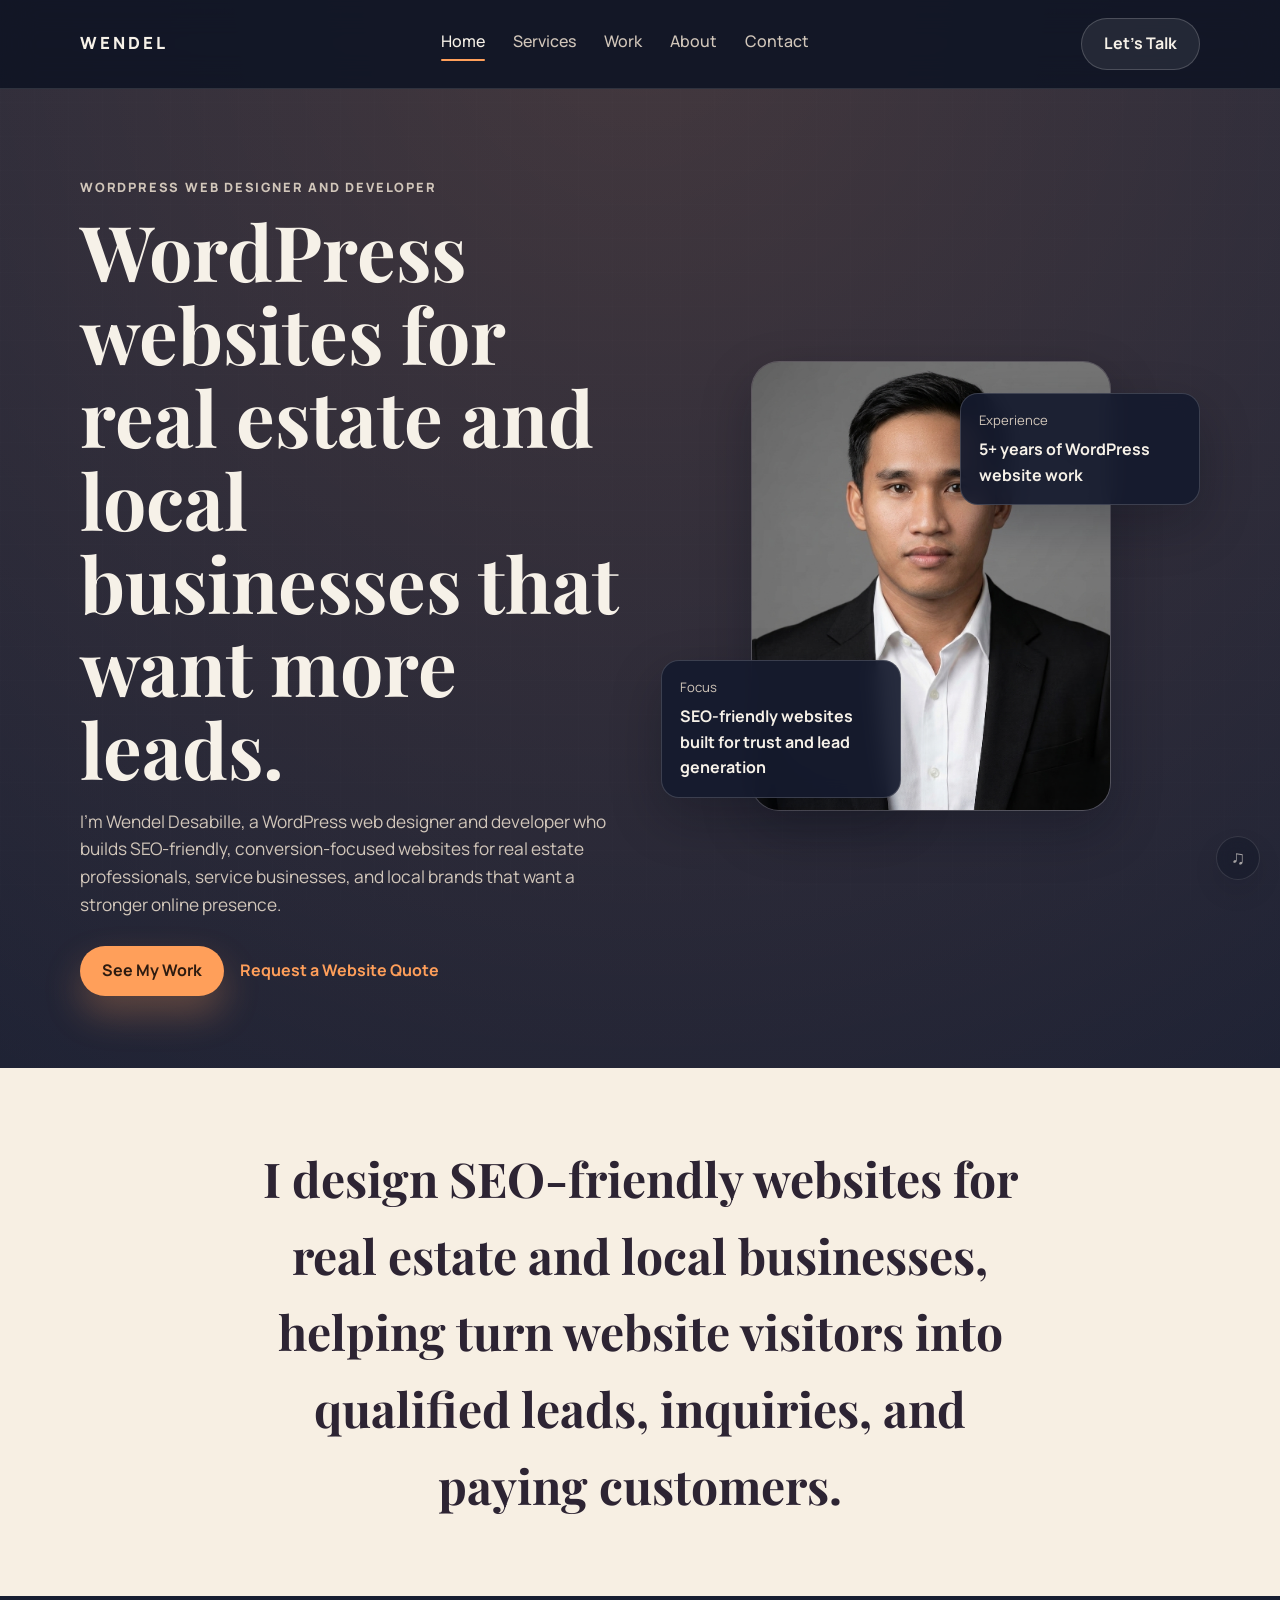
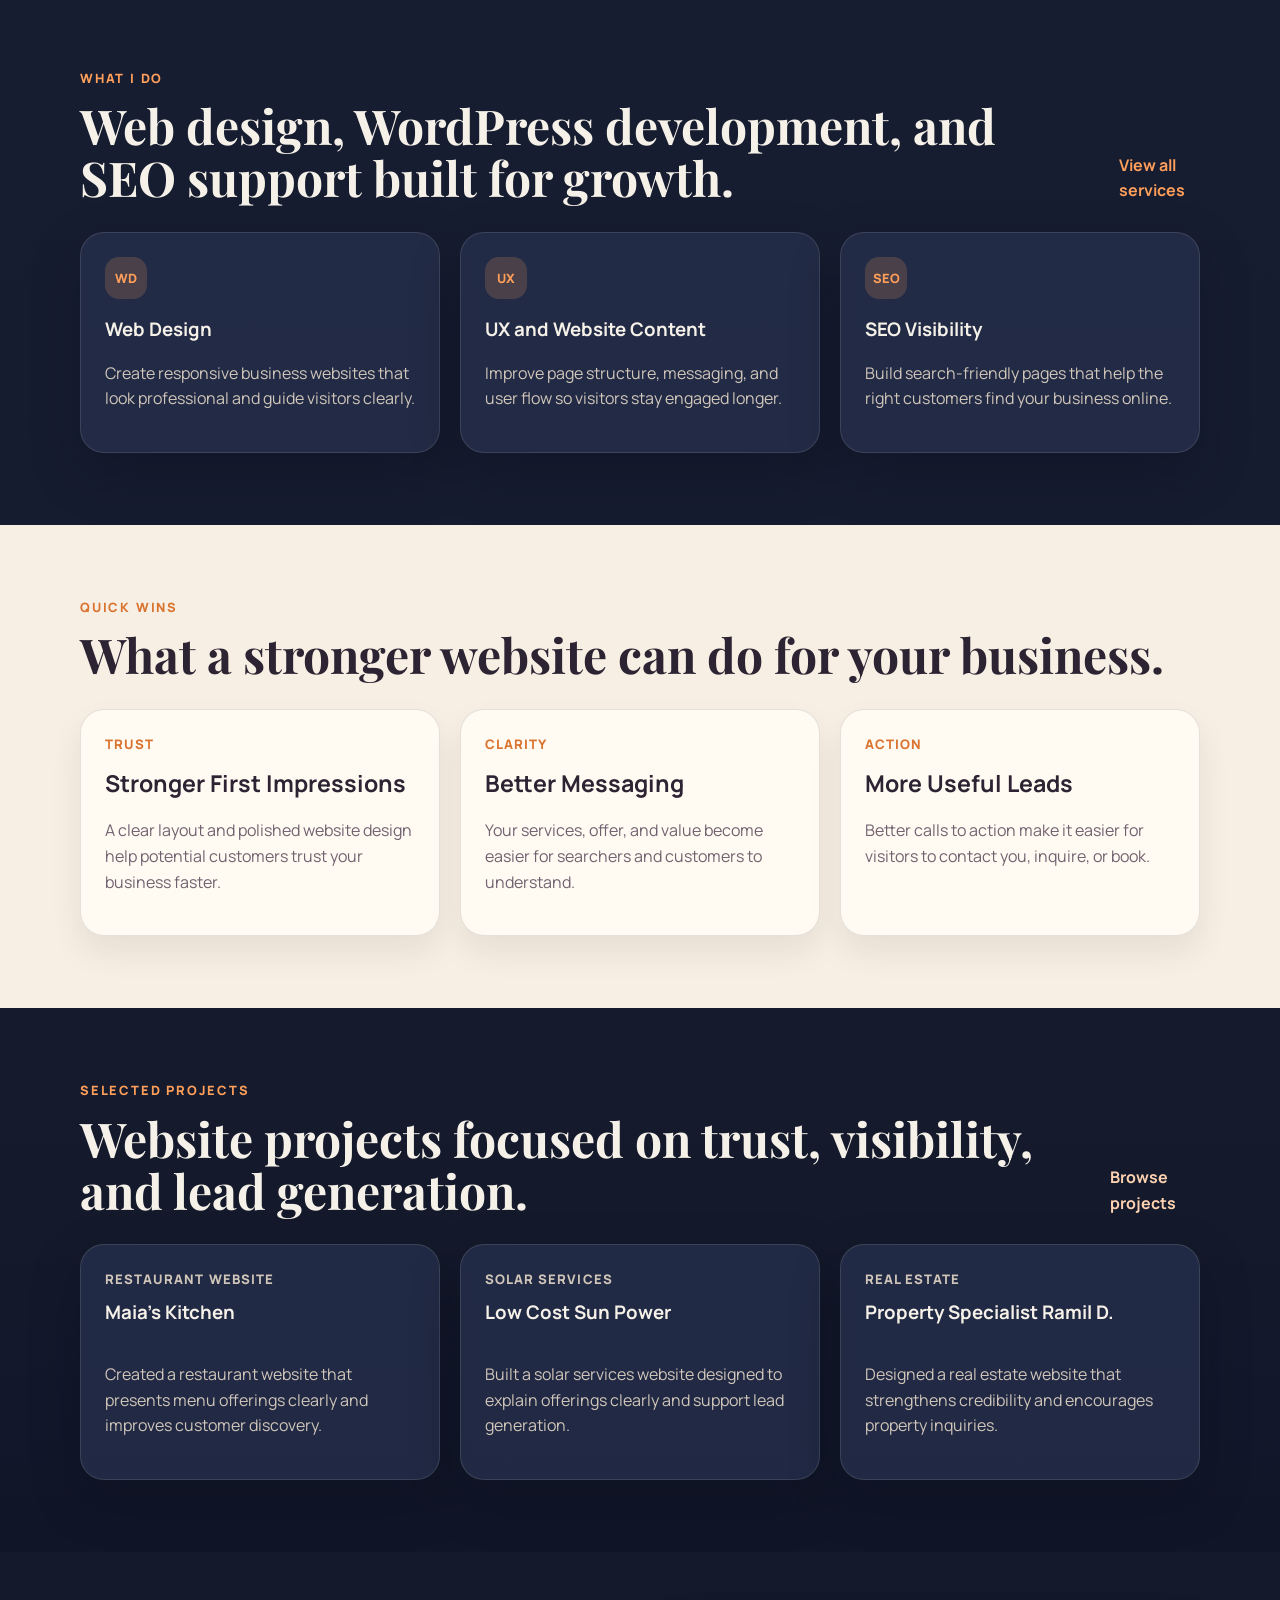
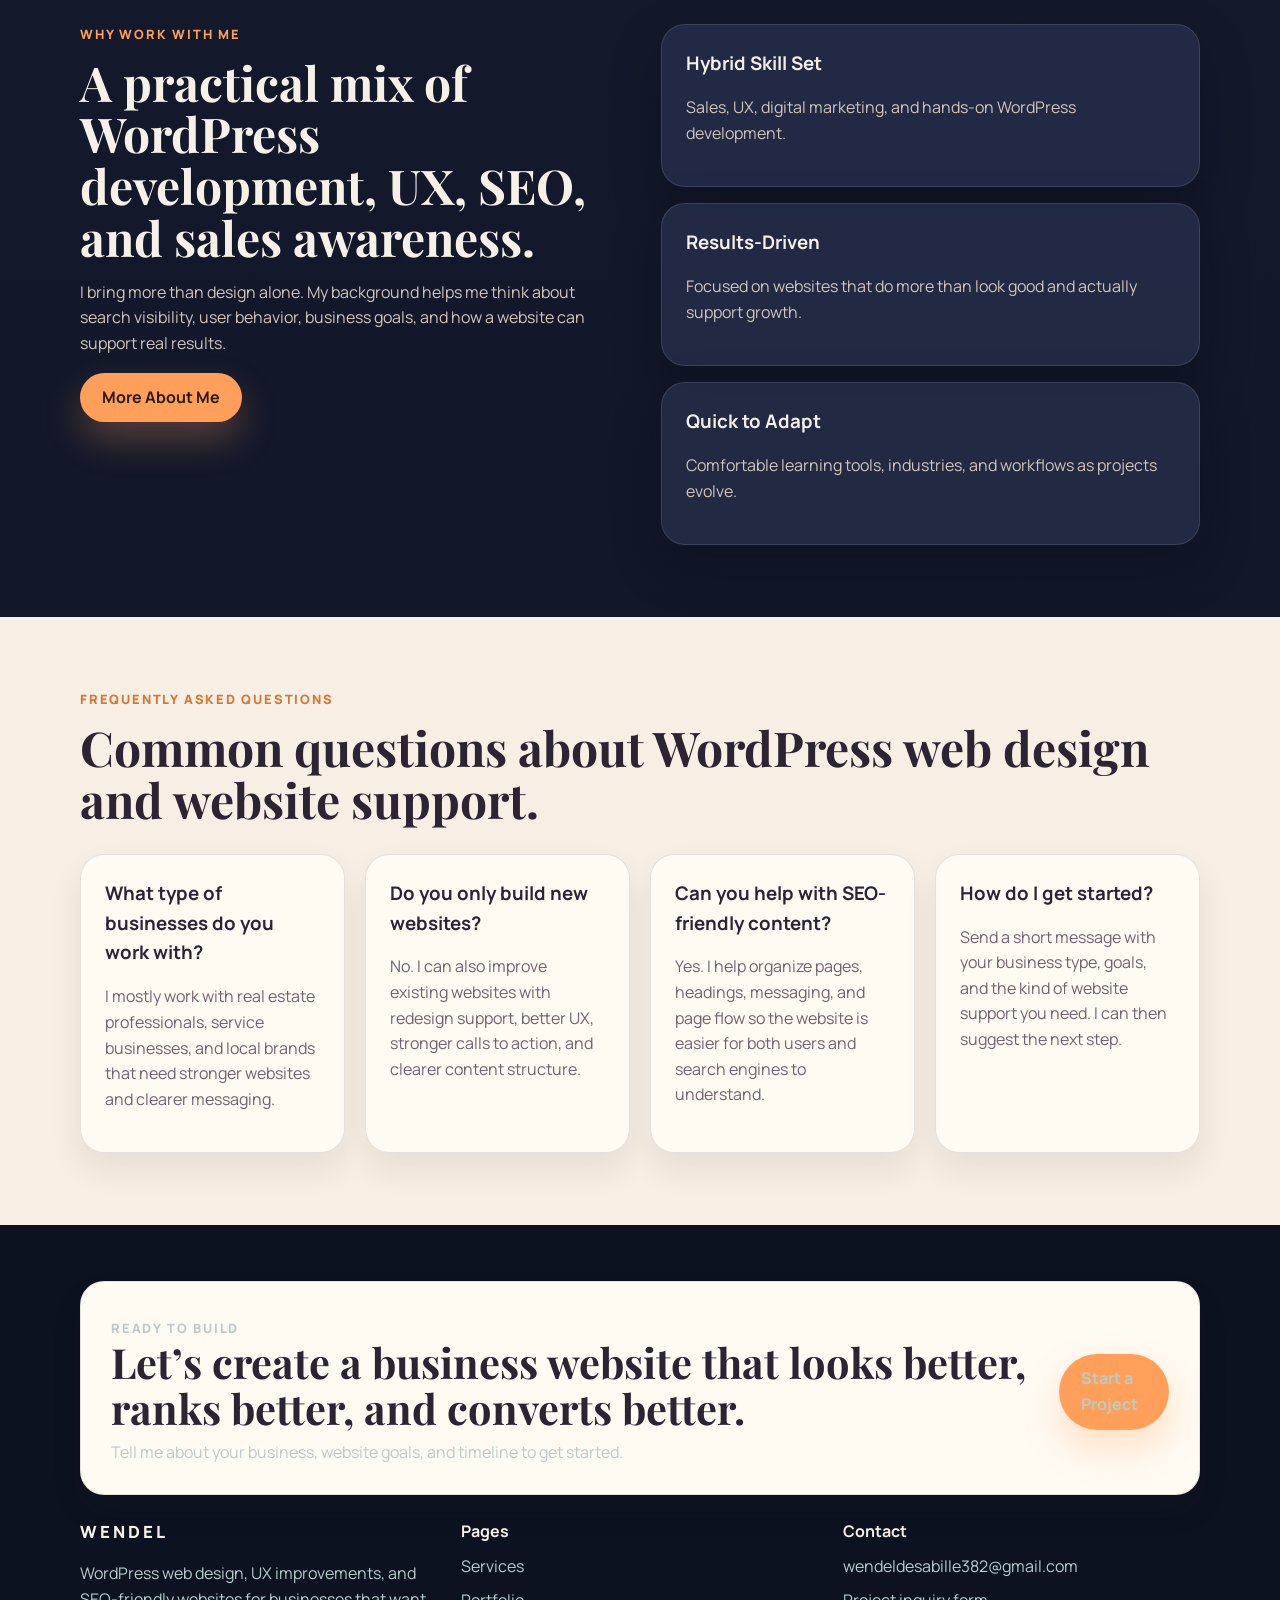
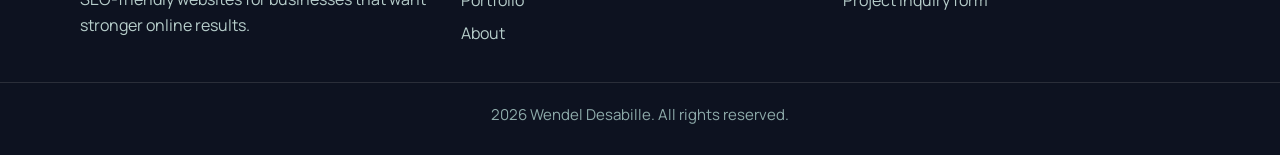
<file: index.html>
<!doctype html>
<html lang="en">
  <head>
    <meta charset="UTF-8" />
    <meta name="viewport" content="width=device-width, initial-scale=1.0" />
    <title>Wendel Desabille | WordPress Web Designer and Developer Portfolio</title>
    <meta
      name="description"
      content="Wendel Desabille is a WordPress web designer and developer creating SEO-friendly, conversion-focused websites for real estate professionals and local businesses."
    />
    <meta name="robots" content="index, follow" />
    <meta name="google-site-verification" content="-QStWFon53-ARe8WFGy8BpffU9f-LAZ27k5c2JDCUsM" />
    <meta name="theme-color" content="#1b2238" />
    <link rel="canonical" href="https://portfolio-kierwa.vercel.app/" />
    <meta property="og:type" content="website" />
    <meta property="og:title" content="Wendel Desabille | WordPress Web Designer and Developer Portfolio" />
    <meta
      property="og:description"
      content="Conversion-focused WordPress websites for real estate professionals and local businesses."
    />
    <meta property="og:url" content="https://portfolio-kierwa.vercel.app/" />
    <meta property="og:image" content="https://portfolio-kierwa.vercel.app/assets/og-image.png" />
    <meta name="twitter:card" content="summary_large_image" />
    <meta name="twitter:title" content="Wendel Desabille | WordPress Web Designer and Developer Portfolio" />
    <meta
      name="twitter:description"
      content="SEO-friendly WordPress websites built to increase trust, visibility, and leads."
    />
    <meta name="twitter:image" content="https://portfolio-kierwa.vercel.app/assets/og-image.png" />
    <link rel="icon" type="image/png" sizes="32x32" href="assets/favicon-32.png" />
    <link rel="apple-touch-icon" href="assets/icon-192.png" />
    <link rel="manifest" href="site.webmanifest" />
    <link rel="preconnect" href="https://fonts.googleapis.com" />
    <link rel="preconnect" href="https://fonts.gstatic.com" crossorigin />
    <link
      href="https://fonts.googleapis.com/css2?family=Manrope:wght@300;400;500;600;700;800&family=Playfair+Display:wght@600;700&display=swap"
      rel="stylesheet"
    />
    <link rel="stylesheet" href="styles.css" />
    <script type="application/ld+json">
      {
        "@context": "https://schema.org",
        "@graph": [
          {
            "@type": "Person",
            "name": "Wendel Desabille",
            "jobTitle": "WordPress Web Designer and Developer",
            "url": "https://portfolio-kierwa.vercel.app/",
            "image": "https://portfolio-kierwa.vercel.app/assets/pic.png",
            "email": "mailto:wendeldesabille382@gmail.com",
            "knowsAbout": ["WordPress development", "Web design", "SEO", "UX design", "Lead generation"]
          },
          {
            "@type": "FAQPage",
            "mainEntity": [
              {
                "@type": "Question",
                "name": "What type of websites does Wendel Desabille build?",
                "acceptedAnswer": {
                  "@type": "Answer",
                  "text": "Wendel Desabille builds WordPress websites for real estate professionals, local businesses, service companies, and brands that need stronger design, clearer messaging, and better lead generation."
                }
              },
              {
                "@type": "Question",
                "name": "Does Wendel Desabille offer SEO-friendly website design?",
                "acceptedAnswer": {
                  "@type": "Answer",
                  "text": "Yes. His website process includes SEO-friendly content structure, user-focused page flow, and conversion-focused design to improve visibility and usability."
                }
              }
            ]
          }
        ]
      }
    </script>
  </head>
  <body data-page="home">
    <span class="disco-ball" aria-hidden="true"></span>
    <span class="music-gif-left" aria-hidden="true"></span>
    <span class="disco-ball-right" aria-hidden="true"></span>
    <header class="site-header">
      <div class="container nav">
        <a class="brand" href="index.html">Wendel</a>
        <nav class="nav-links" aria-label="Primary">
          <a href="index.html">Home</a>
          <a href="services.html">Services</a>
          <a href="work.html">Work</a>
          <a href="about.html">About</a>
          <a href="contact.html">Contact</a>
        </nav>
        <a class="button ghost nav-cta" href="contact.html">Let's Talk</a>
        <button class="nav-toggle" type="button" aria-expanded="false" aria-controls="mobileMenu">
          <span class="sr-only">Toggle navigation</span>
          <span></span>
          <span></span>
          <span></span>
        </button>
      </div>
      <div class="mobile-menu" id="mobileMenu">
        <nav class="mobile-nav" aria-label="Mobile">
          <a href="index.html">Home</a>
          <a href="services.html">Services</a>
          <a href="work.html">Work</a>
          <a href="about.html">About</a>
          <a href="contact.html">Contact</a>
        </nav>
      </div>
    </header>

    <main>
      <section class="hero">
        <div class="container hero-grid">
          <div class="hero-copy">
            <p class="eyebrow">WordPress Web Designer and Developer</p>
            <h1>WordPress websites for real estate and local businesses that want more leads.</h1>
            <p class="lead">
              I'm Wendel Desabille, a WordPress web designer and developer who builds SEO-friendly,
              conversion-focused websites for real estate professionals, service businesses, and
              local brands that want a stronger online presence.
            </p>
            <div class="hero-actions">
              <a class="button" href="work.html">See My Work</a>
              <a class="text-link" href="contact.html">Request a Website Quote</a>
            </div>
          </div>

          <div class="hero-visual">
            <div class="hero-photo">
              <img src="assets/pic.png" alt="Portrait of Wendel Desabille, WordPress web designer and developer" />
            </div>
            <div class="floating-card top">
              <span class="metric-label">Experience</span>
              <strong>5+ years of WordPress website work</strong>
            </div>
            <div class="floating-card bottom">
              <span class="metric-label">Focus</span>
              <strong>SEO-friendly websites built for trust and lead generation</strong>
            </div>
          </div>
        </div>
      </section>

      <section class="statement light-section" id="value">
        <div class="container narrow">
          <h2>
            I design SEO-friendly websites for real estate and local businesses, helping turn
            website visitors into qualified leads, inquiries, and paying customers.
          </h2>
        </div>
      </section>

      <section class="preview-section" id="services-overview">
        <div class="container">
          <div class="section-head">
            <div>
              <p class="eyebrow">What I Do</p>
              <h2>Web design, WordPress development, and SEO support built for growth.</h2>
            </div>
            <a class="text-link" href="services.html">View all services</a>
          </div>

          <div class="card-grid">
            <article class="service-card">
              <span class="icon">WD</span>
              <h3>Web Design</h3>
              <p>Create responsive business websites that look professional and guide visitors clearly.</p>
            </article>
            <article class="service-card">
              <span class="icon">UX</span>
              <h3>UX and Website Content</h3>
              <p>Improve page structure, messaging, and user flow so visitors stay engaged longer.</p>
            </article>
            <article class="service-card">
              <span class="icon">SEO</span>
              <h3>SEO Visibility</h3>
              <p>Build search-friendly pages that help the right customers find your business online.</p>
            </article>
          </div>
        </div>
      </section>

      <section class="preview-section light-section" id="results">
        <div class="container">
          <div class="section-head">
            <div>
              <p class="eyebrow">Quick Wins</p>
              <h2>What a stronger website can do for your business.</h2>
            </div>
          </div>

          <div class="stats-grid">
            <article class="stat-card light-card">
              <span>Trust</span>
              <strong>Stronger First Impressions</strong>
              <p>A clear layout and polished website design help potential customers trust your business faster.</p>
            </article>
            <article class="stat-card light-card">
              <span>Clarity</span>
              <strong>Better Messaging</strong>
              <p>Your services, offer, and value become easier for searchers and customers to understand.</p>
            </article>
            <article class="stat-card light-card">
              <span>Action</span>
              <strong>More Useful Leads</strong>
              <p>Better calls to action make it easier for visitors to contact you, inquire, or book.</p>
            </article>
          </div>
        </div>
      </section>

      <section class="preview-section dark-section" id="featured-work">
        <div class="container">
          <div class="section-head">
            <div>
              <p class="eyebrow">Selected Projects</p>
              <h2>Website projects focused on trust, visibility, and lead generation.</h2>
            </div>
            <a class="text-link light" href="work.html">Browse projects</a>
          </div>

          <div class="project-grid compact">
            <article class="project-card">
              <p class="project-type">Restaurant Website</p>
              <h3>Maia's Kitchen</h3>
              <p>Created a restaurant website that presents menu offerings clearly and improves customer discovery.</p>
            </article>
            <article class="project-card">
              <p class="project-type">Solar Services</p>
              <h3>Low Cost Sun Power</h3>
              <p>Built a solar services website designed to explain offerings clearly and support lead generation.</p>
            </article>
            <article class="project-card">
              <p class="project-type">Real Estate</p>
              <h3>Property Specialist Ramil D.</h3>
              <p>Designed a real estate website that strengthens credibility and encourages property inquiries.</p>
            </article>
          </div>
        </div>
      </section>

      <section class="preview-section" id="process">
        <div class="container feature-split">
          <div>
            <p class="eyebrow">Why Work With Me</p>
            <h2>A practical mix of WordPress development, UX, SEO, and sales awareness.</h2>
            <p class="section-copy">
              I bring more than design alone. My background helps me think about search visibility,
              user behavior, business goals, and how a website can support real results.
            </p>
            <a class="button" href="about.html">More About Me</a>
          </div>

          <div class="stacked-cards">
            <article class="info-card">
              <h3>Hybrid Skill Set</h3>
              <p>Sales, UX, digital marketing, and hands-on WordPress development.</p>
            </article>
            <article class="info-card">
              <h3>Results-Driven</h3>
              <p>Focused on websites that do more than look good and actually support growth.</p>
            </article>
            <article class="info-card">
              <h3>Quick to Adapt</h3>
              <p>Comfortable learning tools, industries, and workflows as projects evolve.</p>
            </article>
          </div>
        </div>
      </section>

      <section class="preview-section light-section" id="faq">
        <div class="container">
          <div class="section-head">
            <div>
              <p class="eyebrow">Frequently Asked Questions</p>
              <h2>Common questions about WordPress web design and website support.</h2>
            </div>
          </div>

          <div class="faq-grid">
            <article class="faq-item">
              <h3>What type of businesses do you work with?</h3>
              <p>I mostly work with real estate professionals, service businesses, and local brands that need stronger websites and clearer messaging.</p>
            </article>
            <article class="faq-item">
              <h3>Do you only build new websites?</h3>
              <p>No. I can also improve existing websites with redesign support, better UX, stronger calls to action, and clearer content structure.</p>
            </article>
            <article class="faq-item">
              <h3>Can you help with SEO-friendly content?</h3>
              <p>Yes. I help organize pages, headings, messaging, and page flow so the website is easier for both users and search engines to understand.</p>
            </article>
            <article class="faq-item">
              <h3>How do I get started?</h3>
              <p>Send a short message with your business type, goals, and the kind of website support you need. I can then suggest the next step.</p>
            </article>
          </div>
        </div>
      </section>
    </main>

    <footer class="footer">
      <div class="container footer-cta">
        <div>
          <p class="eyebrow">Ready to Build</p>
          <h2>Let’s create a business website that looks better, ranks better, and converts better.</h2>
          <p>Tell me about your business, website goals, and timeline to get started.</p>
        </div>
        <a class="button" href="contact.html">Start a Project</a>
      </div>

      <div class="container footer-grid">
        <div>
          <div class="brand">Wendel</div>
          <p>WordPress web design, UX improvements, and SEO-friendly websites for businesses that want stronger online results.</p>
        </div>
        <div>
          <h3>Pages</h3>
          <a href="services.html">Services</a>
          <a href="work.html">Portfolio</a>
          <a href="about.html">About</a>
        </div>
        <div>
          <h3>Contact</h3>
          <a href="mailto:wendeldesabille382@gmail.com">wendeldesabille382@gmail.com</a>
          <a href="contact.html">Project inquiry form</a>
        </div>
      </div>
      <div class="footer-bottom">
        <span id="year"></span> Wendel Desabille. All rights reserved.
      </div>
    </footer>

    <script src="script.js"></script>
  </body>
</html>
</file>
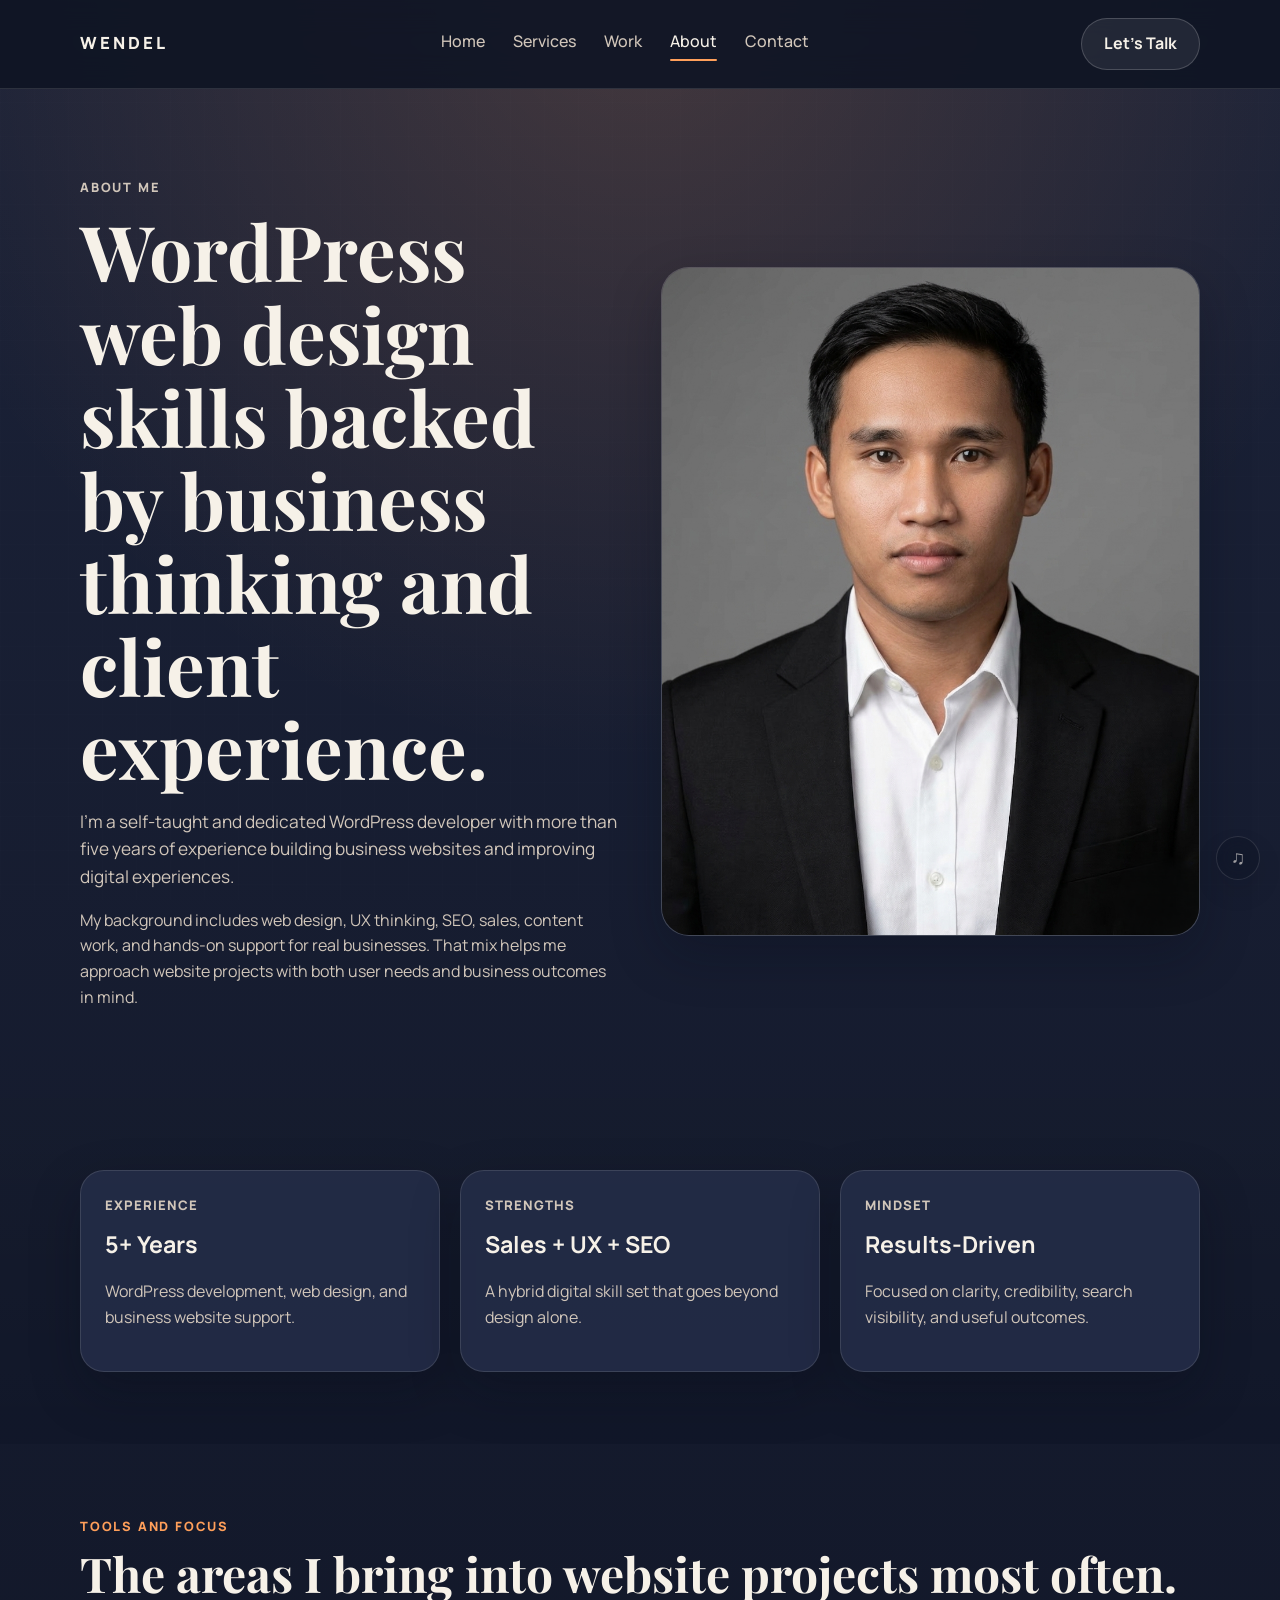
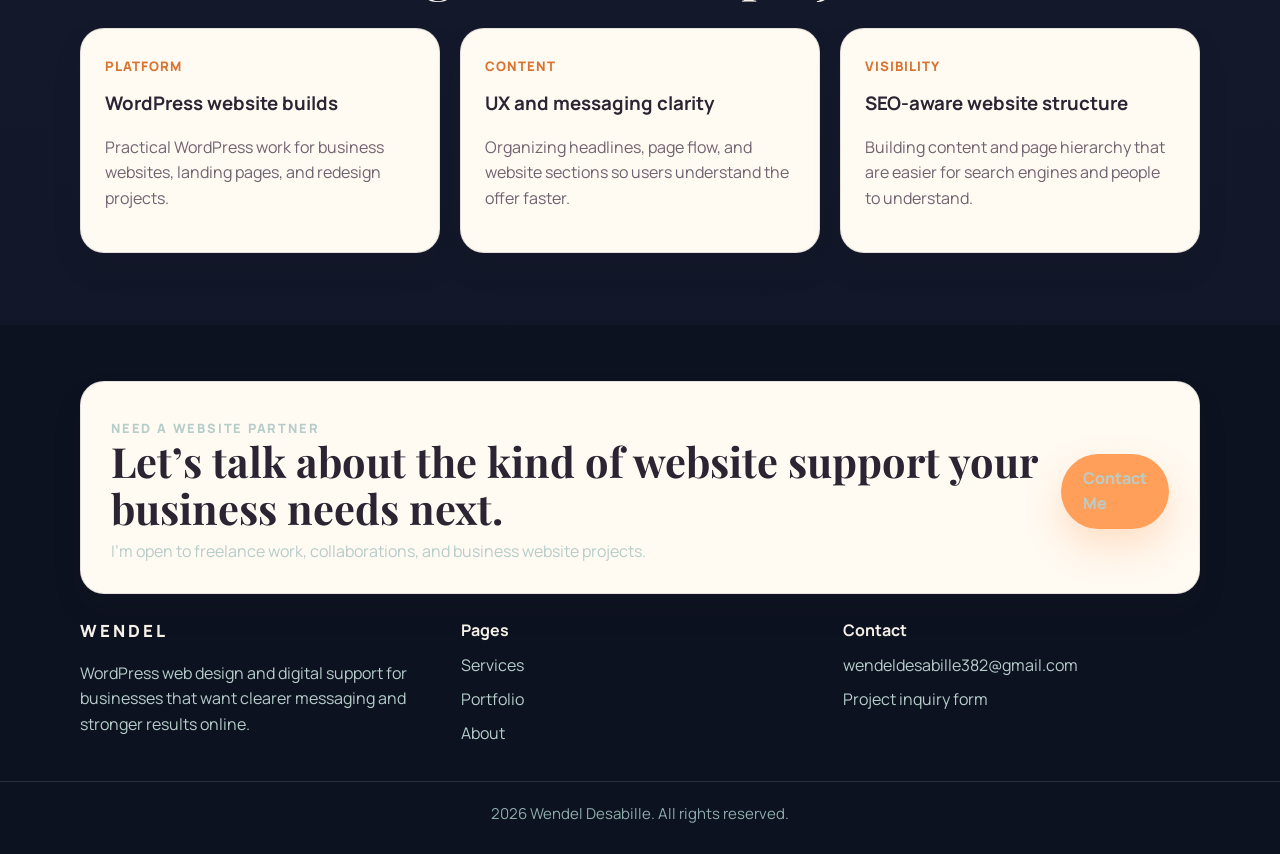
<file: about.html>
<!doctype html>
<html lang="en">
  <head>
    <meta charset="UTF-8" />
    <meta name="viewport" content="width=device-width, initial-scale=1.0" />
    <title>About Wendel Desabille | WordPress Web Designer and Developer</title>
    <meta
      name="description"
      content="Learn more about Wendel Desabille, a WordPress web designer and developer with experience in web design, UX, SEO, sales, and digital business support."
    />
    <meta name="robots" content="index, follow" />
    <meta name="google-site-verification" content="-QStWFon53-ARe8WFGy8BpffU9f-LAZ27k5c2JDCUsM" />
    <meta name="theme-color" content="#1b2238" />
    <link rel="canonical" href="https://portfolio-kierwa.vercel.app/about.html" />
    <meta property="og:type" content="website" />
    <meta property="og:title" content="About Wendel Desabille | WordPress Web Designer and Developer" />
    <meta
      property="og:description"
      content="Learn about Wendel Desabille's background in WordPress development, UX, SEO, sales, and business websites."
    />
    <meta property="og:url" content="https://portfolio-kierwa.vercel.app/about.html" />
    <meta property="og:image" content="https://portfolio-kierwa.vercel.app/assets/og-image.png" />
    <meta name="twitter:card" content="summary_large_image" />
    <meta name="twitter:title" content="About Wendel Desabille | WordPress Web Designer and Developer" />
    <meta
      name="twitter:description"
      content="A WordPress web designer and developer with a hybrid skill set across UX, SEO, sales, and digital support."
    />
    <meta name="twitter:image" content="https://portfolio-kierwa.vercel.app/assets/og-image.png" />
    <link rel="icon" type="image/png" sizes="32x32" href="assets/favicon-32.png" />
    <link rel="apple-touch-icon" href="assets/icon-192.png" />
    <link rel="manifest" href="site.webmanifest" />
    <link rel="preconnect" href="https://fonts.googleapis.com" />
    <link rel="preconnect" href="https://fonts.gstatic.com" crossorigin />
    <link
      href="https://fonts.googleapis.com/css2?family=Manrope:wght@300;400;500;600;700;800&family=Playfair+Display:wght@600;700&display=swap"
      rel="stylesheet"
    />
    <link rel="stylesheet" href="styles.css" />
  </head>
  <body data-page="about">
    <span class="disco-ball" aria-hidden="true"></span>
    <span class="music-gif-left" aria-hidden="true"></span>
    <span class="disco-ball-right" aria-hidden="true"></span>
    <header class="site-header">
      <div class="container nav">
        <a class="brand" href="index.html">Wendel</a>
        <nav class="nav-links" aria-label="Primary">
          <a href="index.html">Home</a>
          <a href="services.html">Services</a>
          <a href="work.html">Work</a>
          <a href="about.html">About</a>
          <a href="contact.html">Contact</a>
        </nav>
        <a class="button ghost nav-cta" href="contact.html">Let's Talk</a>
        <button class="nav-toggle" type="button" aria-expanded="false" aria-controls="mobileMenu">
          <span class="sr-only">Toggle navigation</span>
          <span></span>
          <span></span>
          <span></span>
        </button>
      </div>
      <div class="mobile-menu" id="mobileMenu">
        <nav class="mobile-nav" aria-label="Mobile">
          <a href="index.html">Home</a>
          <a href="services.html">Services</a>
          <a href="work.html">Work</a>
          <a href="about.html">About</a>
          <a href="contact.html">Contact</a>
        </nav>
      </div>
    </header>

    <main>
      <section class="page-hero">
        <div class="container about-grid">
          <div>
            <p class="eyebrow">About Me</p>
            <h1>WordPress web design skills backed by business thinking and client experience.</h1>
            <p class="lead">
              I'm a self-taught and dedicated WordPress developer with more than five years of
              experience building business websites and improving digital experiences.
            </p>
            <p class="section-copy">
              My background includes web design, UX thinking, SEO, sales, content work, and
              hands-on support for real businesses. That mix helps me approach website projects
              with both user needs and business outcomes in mind.
            </p>
          </div>
          <div class="portrait-panel">
            <img src="assets/pic.png" alt="Wendel Desabille, WordPress web designer and developer" />
          </div>
        </div>
      </section>

      <section class="preview-section dark-section">
        <div class="container stats-grid">
          <article class="stat-card">
            <span>Experience</span>
            <strong>5+ Years</strong>
            <p>WordPress development, web design, and business website support.</p>
          </article>
          <article class="stat-card">
            <span>Strengths</span>
            <strong>Sales + UX + SEO</strong>
            <p>A hybrid digital skill set that goes beyond design alone.</p>
          </article>
          <article class="stat-card">
            <span>Mindset</span>
            <strong>Results-Driven</strong>
            <p>Focused on clarity, credibility, search visibility, and useful outcomes.</p>
          </article>
        </div>
      </section>

      <section class="preview-section">
        <div class="container">
          <div class="section-head">
            <div>
              <p class="eyebrow">Tools and Focus</p>
              <h2>The areas I bring into website projects most often.</h2>
            </div>
          </div>

          <div class="service-detail-grid">
            <article class="service-detail-card">
              <span class="mini-label">Platform</span>
              <h3>WordPress website builds</h3>
              <p>Practical WordPress work for business websites, landing pages, and redesign projects.</p>
            </article>
            <article class="service-detail-card">
              <span class="mini-label">Content</span>
              <h3>UX and messaging clarity</h3>
              <p>Organizing headlines, page flow, and website sections so users understand the offer faster.</p>
            </article>
            <article class="service-detail-card">
              <span class="mini-label">Visibility</span>
              <h3>SEO-aware website structure</h3>
              <p>Building content and page hierarchy that are easier for search engines and people to understand.</p>
            </article>
          </div>
        </div>
      </section>
    </main>

    <footer class="footer">
      <div class="container footer-cta">
        <div>
          <p class="eyebrow">Need a Website Partner</p>
          <h2>Let’s talk about the kind of website support your business needs next.</h2>
          <p>I’m open to freelance work, collaborations, and business website projects.</p>
        </div>
        <a class="button" href="contact.html">Contact Me</a>
      </div>

      <div class="container footer-grid">
        <div>
          <div class="brand">Wendel</div>
          <p>WordPress web design and digital support for businesses that want clearer messaging and stronger results online.</p>
        </div>
        <div>
          <h3>Pages</h3>
          <a href="services.html">Services</a>
          <a href="work.html">Portfolio</a>
          <a href="about.html">About</a>
        </div>
        <div>
          <h3>Contact</h3>
          <a href="mailto:wendeldesabille382@gmail.com">wendeldesabille382@gmail.com</a>
          <a href="contact.html">Project inquiry form</a>
        </div>
      </div>
      <div class="footer-bottom">
        <span id="year"></span> Wendel Desabille. All rights reserved.
      </div>
    </footer>

    <script src="script.js"></script>
  </body>
</html>
</file>
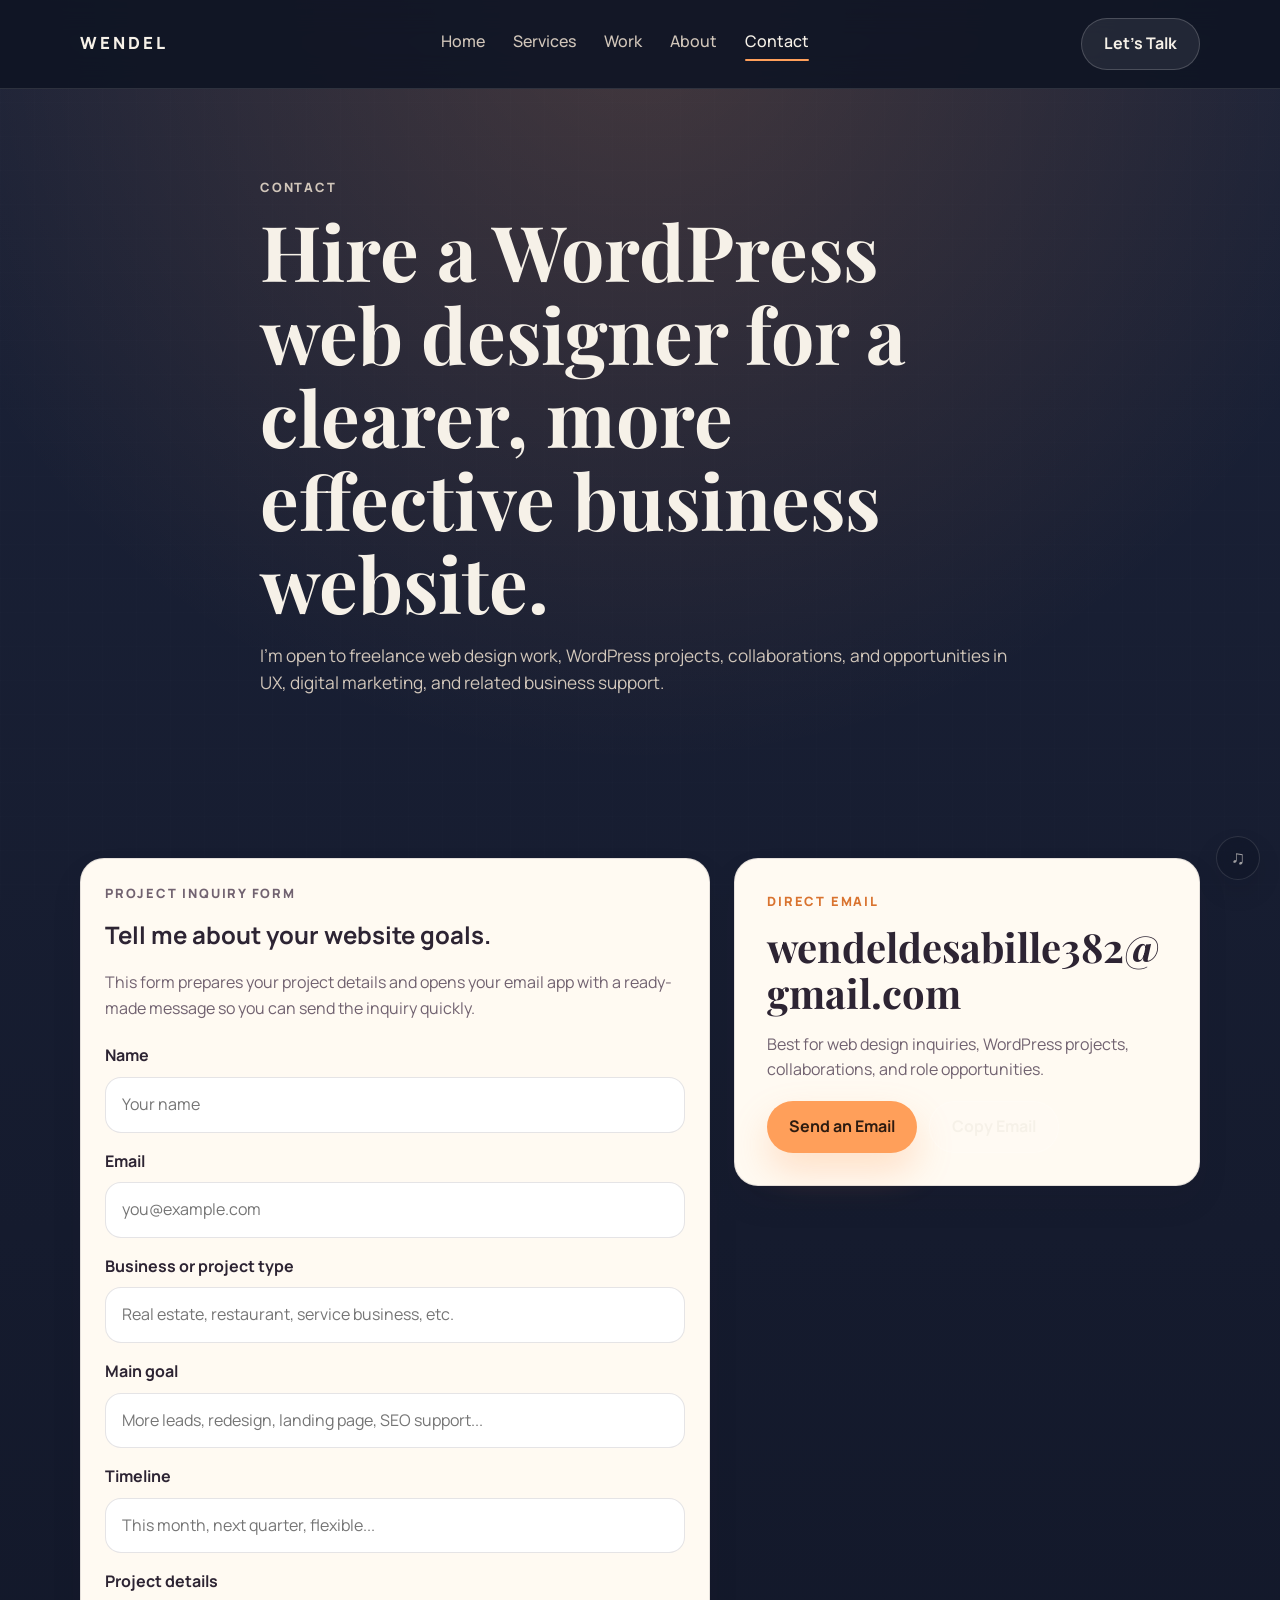
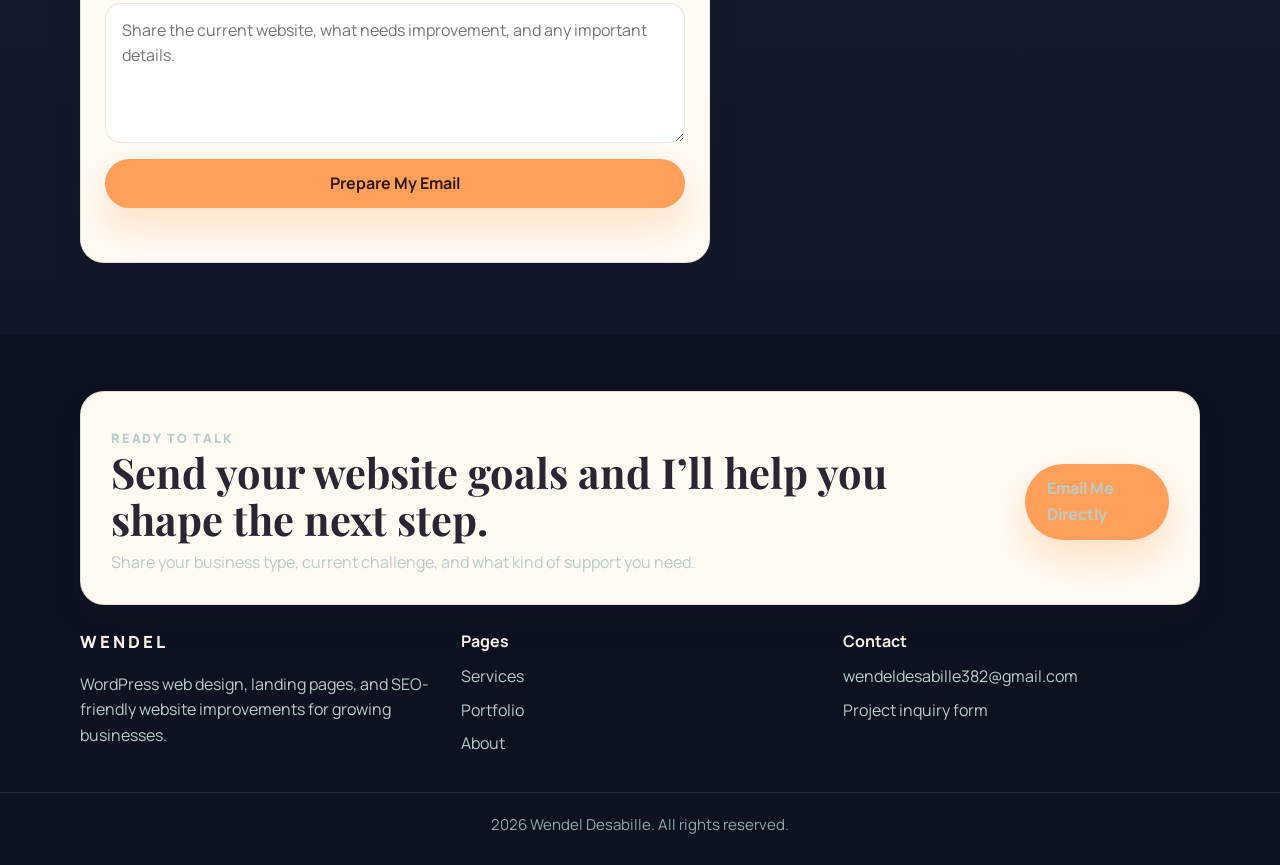
<file: contact.html>
<!doctype html>
<html lang="en">
  <head>
    <meta charset="UTF-8" />
    <meta name="viewport" content="width=device-width, initial-scale=1.0" />
    <title>Contact Wendel Desabille | Hire a WordPress Web Designer</title>
    <meta
      name="description"
      content="Contact Wendel Desabille for WordPress web design, website improvements, landing pages, UX updates, and SEO-friendly business websites."
    />
    <meta name="robots" content="index, follow" />
    <meta name="google-site-verification" content="-QStWFon53-ARe8WFGy8BpffU9f-LAZ27k5c2JDCUsM" />
    <meta name="theme-color" content="#1b2238" />
    <link rel="canonical" href="https://portfolio-kierwa.vercel.app/contact.html" />
    <meta property="og:type" content="website" />
    <meta property="og:title" content="Contact Wendel Desabille | Hire a WordPress Web Designer" />
    <meta
      property="og:description"
      content="Get in touch for WordPress website design, redesign support, landing pages, and SEO-friendly website improvements."
    />
    <meta property="og:url" content="https://portfolio-kierwa.vercel.app/contact.html" />
    <meta property="og:image" content="https://portfolio-kierwa.vercel.app/assets/og-image.png" />
    <meta name="twitter:card" content="summary_large_image" />
    <meta name="twitter:title" content="Contact Wendel Desabille | Hire a WordPress Web Designer" />
    <meta
      name="twitter:description"
      content="Start a website project or ask about WordPress, UX, SEO, and landing page support."
    />
    <meta name="twitter:image" content="https://portfolio-kierwa.vercel.app/assets/og-image.png" />
    <link rel="icon" type="image/png" sizes="32x32" href="assets/favicon-32.png" />
    <link rel="apple-touch-icon" href="assets/icon-192.png" />
    <link rel="manifest" href="site.webmanifest" />
    <link rel="preconnect" href="https://fonts.googleapis.com" />
    <link rel="preconnect" href="https://fonts.gstatic.com" crossorigin />
    <link
      href="https://fonts.googleapis.com/css2?family=Manrope:wght@300;400;500;600;700;800&family=Playfair+Display:wght@600;700&display=swap"
      rel="stylesheet"
    />
    <link rel="stylesheet" href="styles.css" />
  </head>
  <body data-page="contact">
    <span class="disco-ball" aria-hidden="true"></span>
    <span class="music-gif-left" aria-hidden="true"></span>
    <span class="disco-ball-right" aria-hidden="true"></span>
    <header class="site-header">
      <div class="container nav">
        <a class="brand" href="index.html">Wendel</a>
        <nav class="nav-links" aria-label="Primary">
          <a href="index.html">Home</a>
          <a href="services.html">Services</a>
          <a href="work.html">Work</a>
          <a href="about.html">About</a>
          <a href="contact.html">Contact</a>
        </nav>
        <a class="button ghost nav-cta" href="contact.html">Let's Talk</a>
        <button class="nav-toggle" type="button" aria-expanded="false" aria-controls="mobileMenu">
          <span class="sr-only">Toggle navigation</span>
          <span></span>
          <span></span>
          <span></span>
        </button>
      </div>
      <div class="mobile-menu" id="mobileMenu">
        <nav class="mobile-nav" aria-label="Mobile">
          <a href="index.html">Home</a>
          <a href="services.html">Services</a>
          <a href="work.html">Work</a>
          <a href="about.html">About</a>
          <a href="contact.html">Contact</a>
        </nav>
      </div>
    </header>

    <main>
      <section class="page-hero">
        <div class="container narrow">
          <p class="eyebrow">Contact</p>
          <h1>Hire a WordPress web designer for a clearer, more effective business website.</h1>
          <p class="lead">
            I'm open to freelance web design work, WordPress projects, collaborations, and
            opportunities in UX, digital marketing, and related business support.
          </p>
        </div>
      </section>

      <section class="preview-section">
        <div class="container contact-layout">
          <div class="contact-form">
            <p class="eyebrow">Project Inquiry Form</p>
            <h2>Tell me about your website goals.</h2>
            <p class="section-copy">
              This form prepares your project details and opens your email app with a ready-made
              message so you can send the inquiry quickly.
            </p>

            <form id="contactForm" class="form-grid">
              <div class="field">
                <label for="name">Name</label>
                <input id="name" name="name" type="text" placeholder="Your name" required />
              </div>
              <div class="field">
                <label for="email">Email</label>
                <input id="email" name="email" type="email" placeholder="you@example.com" required />
              </div>
              <div class="field">
                <label for="business">Business or project type</label>
                <input id="business" name="business" type="text" placeholder="Real estate, restaurant, service business, etc." required />
              </div>
              <div class="field">
                <label for="goal">Main goal</label>
                <input id="goal" name="goal" type="text" placeholder="More leads, redesign, landing page, SEO support..." required />
              </div>
              <div class="field">
                <label for="timeline">Timeline</label>
                <input id="timeline" name="timeline" type="text" placeholder="This month, next quarter, flexible..." />
              </div>
              <div class="field">
                <label for="message">Project details</label>
                <textarea id="message" name="message" placeholder="Share the current website, what needs improvement, and any important details." required></textarea>
              </div>
              <button class="button" type="submit">Prepare My Email</button>
              <p class="form-status" id="formStatus" aria-live="polite"></p>
            </form>
          </div>

          <div class="contact-sidebar">
            <div class="contact-card">
              <p class="eyebrow">Direct Email</p>
              <h2>wendeldesabille382@gmail.com</h2>
              <p>Best for web design inquiries, WordPress projects, collaborations, and role opportunities.</p>
              <div class="contact-actions">
                <a class="button" href="mailto:wendeldesabille382@gmail.com">Send an Email</a>
                <button class="button ghost copy-email" type="button" data-email="wendeldesabille382@gmail.com">Copy Email</button>
              </div>
            </div>
          </div>
        </div>
      </section>
    </main>

    <footer class="footer">
      <div class="container footer-cta">
        <div>
          <p class="eyebrow">Ready to Talk</p>
          <h2>Send your website goals and I’ll help you shape the next step.</h2>
          <p>Share your business type, current challenge, and what kind of support you need.</p>
        </div>
        <a class="button" href="mailto:wendeldesabille382@gmail.com">Email Me Directly</a>
      </div>

      <div class="container footer-grid">
        <div>
          <div class="brand">Wendel</div>
          <p>WordPress web design, landing pages, and SEO-friendly website improvements for growing businesses.</p>
        </div>
        <div>
          <h3>Pages</h3>
          <a href="services.html">Services</a>
          <a href="work.html">Portfolio</a>
          <a href="about.html">About</a>
        </div>
        <div>
          <h3>Contact</h3>
          <a href="mailto:wendeldesabille382@gmail.com">wendeldesabille382@gmail.com</a>
          <a href="contact.html">Project inquiry form</a>
        </div>
      </div>
      <div class="footer-bottom">
        <span id="year"></span> Wendel Desabille. All rights reserved.
      </div>
    </footer>

    <script src="script.js"></script>
  </body>
</html>
</file>
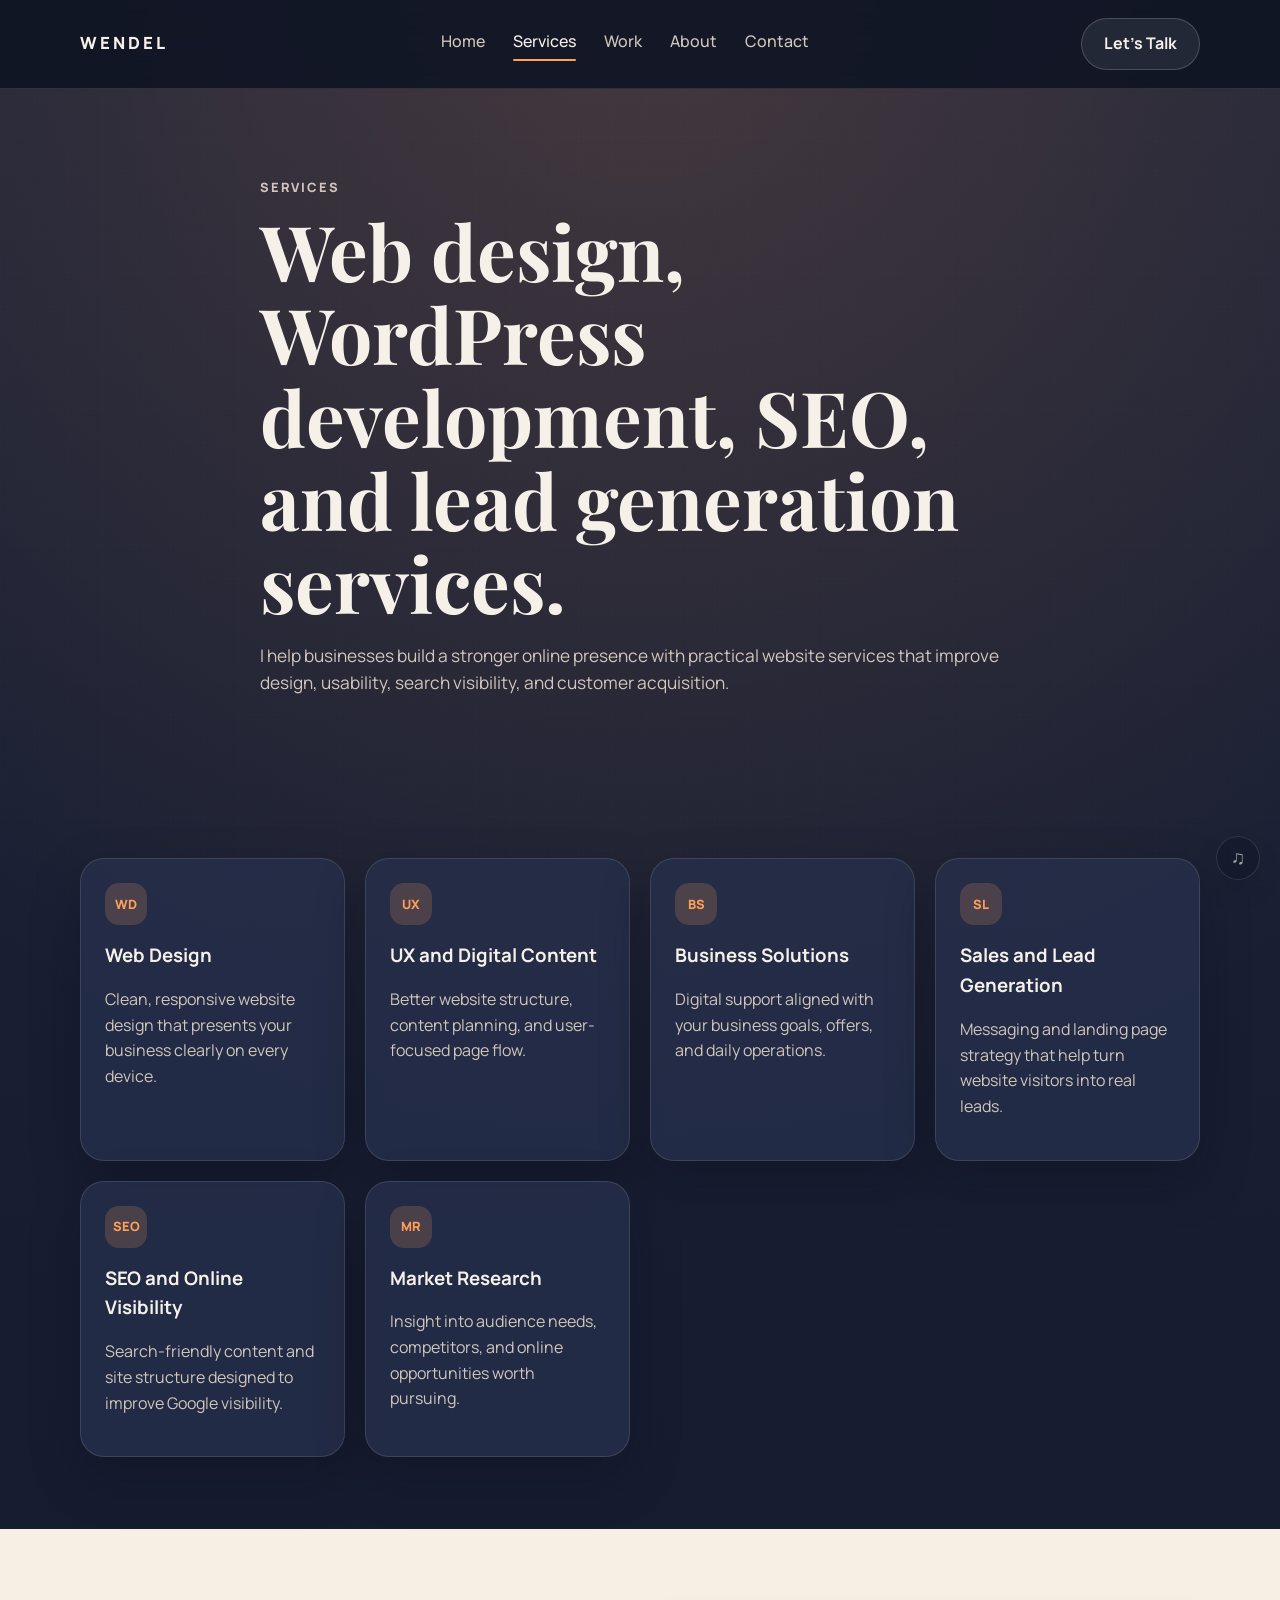
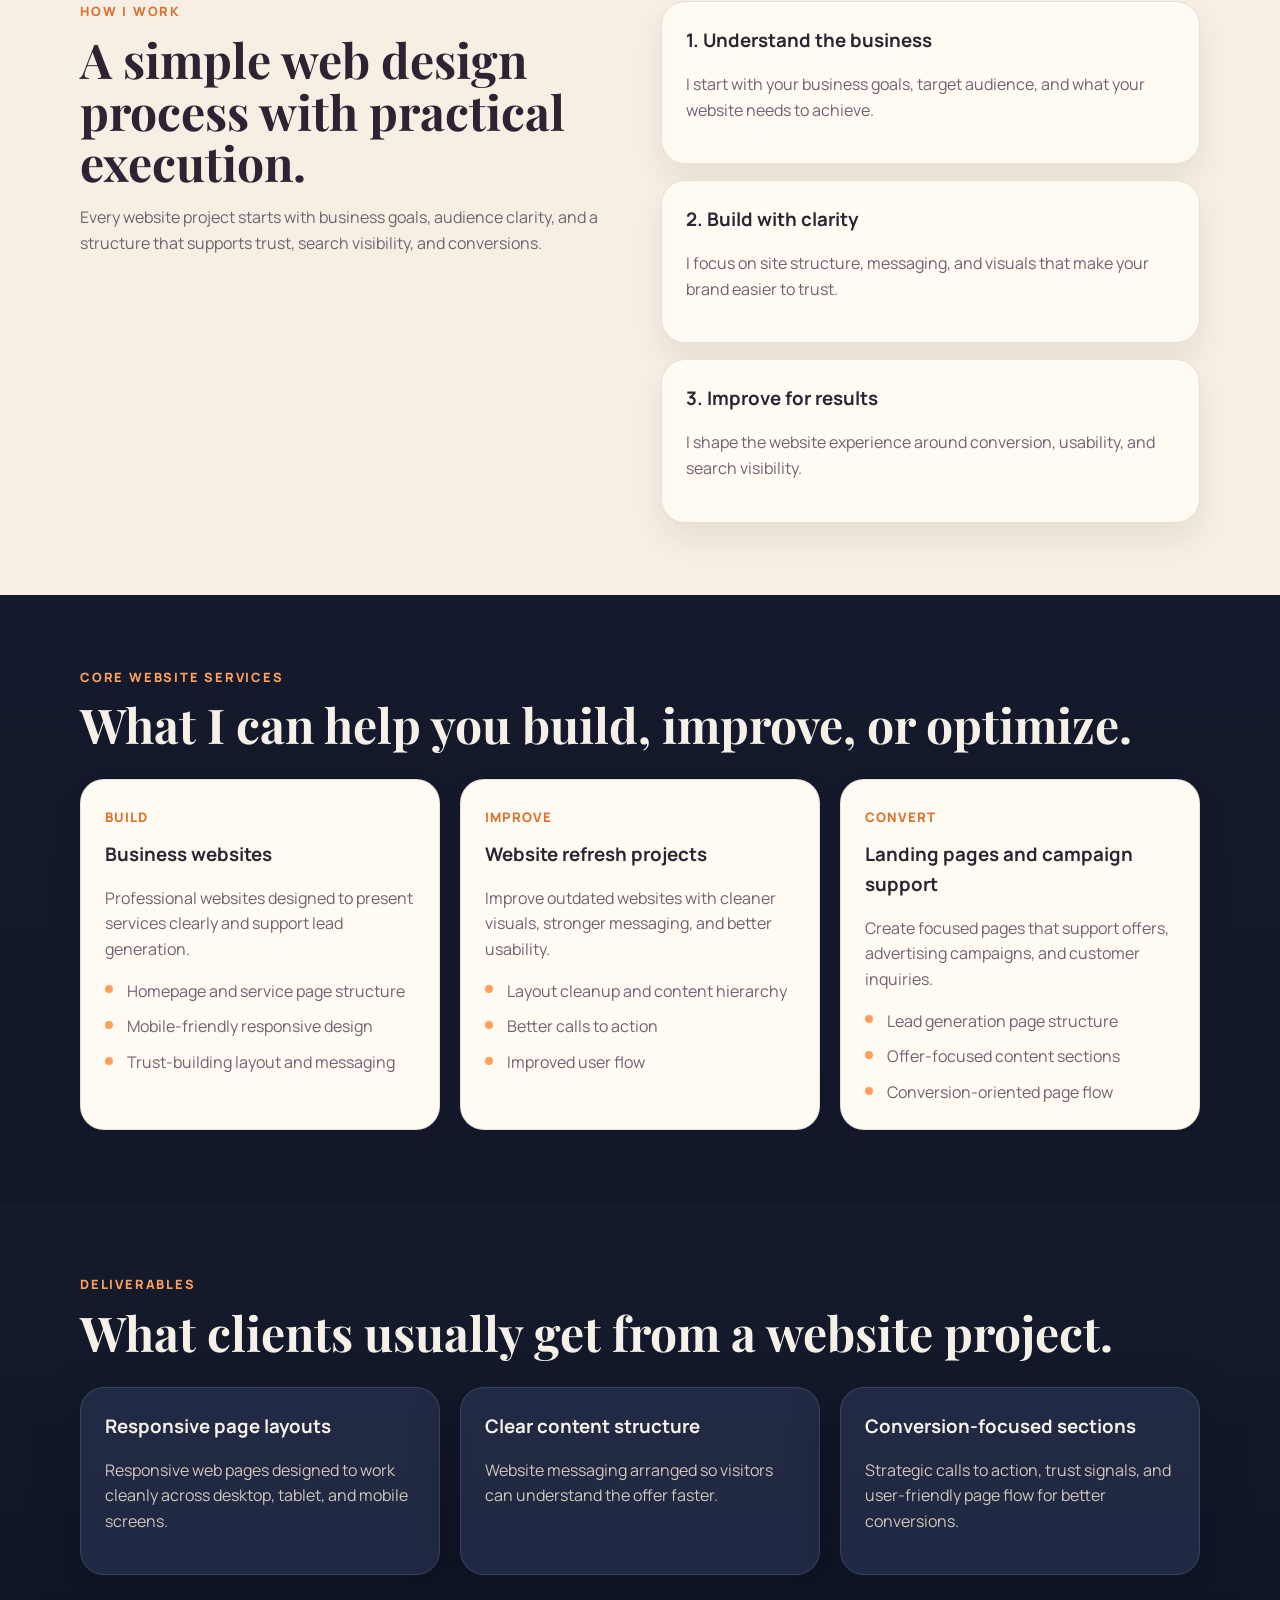
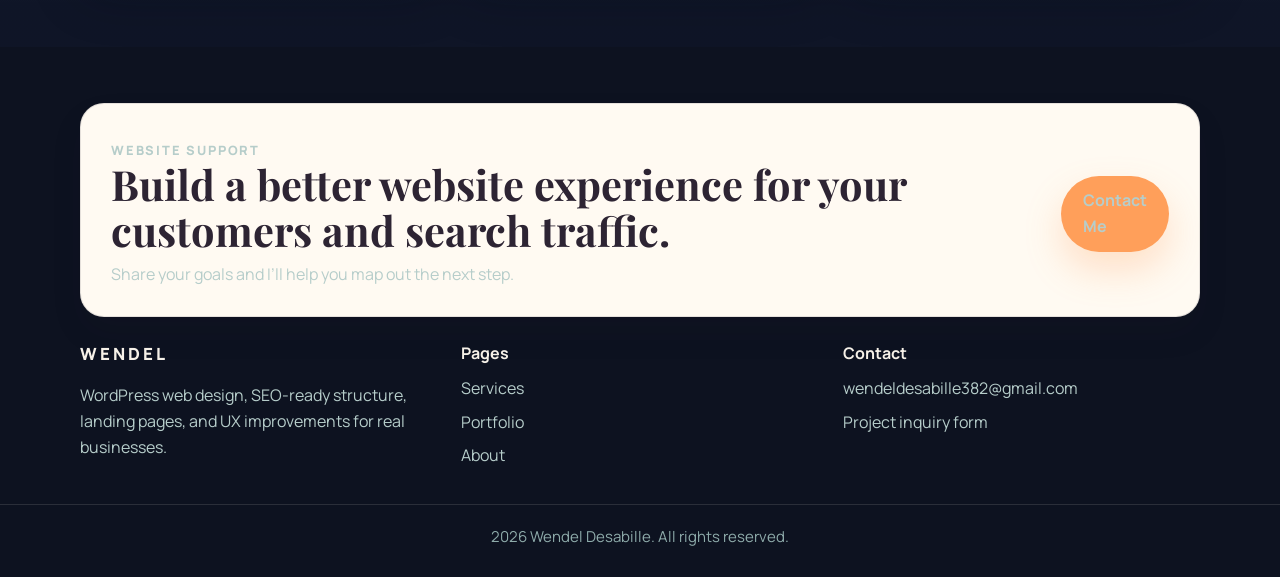
<file: services.html>
<!doctype html>
<html lang="en">
  <head>
    <meta charset="UTF-8" />
    <meta name="viewport" content="width=device-width, initial-scale=1.0" />
    <title>Web Design and SEO Services | Wendel Desabille</title>
    <meta
      name="description"
      content="Explore Wendel Desabille's web design, WordPress development, UX, lead generation, and SEO services for real estate professionals and local businesses."
    />
    <meta name="robots" content="index, follow" />
    <meta name="google-site-verification" content="-QStWFon53-ARe8WFGy8BpffU9f-LAZ27k5c2JDCUsM" />
    <meta name="theme-color" content="#1b2238" />
    <link rel="canonical" href="https://portfolio-kierwa.vercel.app/services.html" />
    <meta property="og:type" content="website" />
    <meta property="og:title" content="Web Design and SEO Services | Wendel Desabille" />
    <meta
      property="og:description"
      content="WordPress web design, landing pages, UX improvements, and SEO-friendly website support."
    />
    <meta property="og:url" content="https://portfolio-kierwa.vercel.app/services.html" />
    <meta property="og:image" content="https://portfolio-kierwa.vercel.app/assets/og-image.png" />
    <meta name="twitter:card" content="summary_large_image" />
    <meta name="twitter:title" content="Web Design and SEO Services | Wendel Desabille" />
    <meta
      name="twitter:description"
      content="Website services for businesses that need better design, stronger messaging, and improved visibility."
    />
    <meta name="twitter:image" content="https://portfolio-kierwa.vercel.app/assets/og-image.png" />
    <link rel="icon" type="image/png" sizes="32x32" href="assets/favicon-32.png" />
    <link rel="apple-touch-icon" href="assets/icon-192.png" />
    <link rel="manifest" href="site.webmanifest" />
    <link rel="preconnect" href="https://fonts.googleapis.com" />
    <link rel="preconnect" href="https://fonts.gstatic.com" crossorigin />
    <link
      href="https://fonts.googleapis.com/css2?family=Manrope:wght@300;400;500;600;700;800&family=Playfair+Display:wght@600;700&display=swap"
      rel="stylesheet"
    />
    <link rel="stylesheet" href="styles.css" />
  </head>
  <body data-page="services">
    <span class="disco-ball" aria-hidden="true"></span>
    <span class="music-gif-left" aria-hidden="true"></span>
    <span class="disco-ball-right" aria-hidden="true"></span>
    <header class="site-header">
      <div class="container nav">
        <a class="brand" href="index.html">Wendel</a>
        <nav class="nav-links" aria-label="Primary">
          <a href="index.html">Home</a>
          <a href="services.html">Services</a>
          <a href="work.html">Work</a>
          <a href="about.html">About</a>
          <a href="contact.html">Contact</a>
        </nav>
        <a class="button ghost nav-cta" href="contact.html">Let's Talk</a>
        <button class="nav-toggle" type="button" aria-expanded="false" aria-controls="mobileMenu">
          <span class="sr-only">Toggle navigation</span>
          <span></span>
          <span></span>
          <span></span>
        </button>
      </div>
      <div class="mobile-menu" id="mobileMenu">
        <nav class="mobile-nav" aria-label="Mobile">
          <a href="index.html">Home</a>
          <a href="services.html">Services</a>
          <a href="work.html">Work</a>
          <a href="about.html">About</a>
          <a href="contact.html">Contact</a>
        </nav>
      </div>
    </header>

    <main>
      <section class="page-hero">
        <div class="container narrow">
          <p class="eyebrow">Services</p>
          <h1>Web design, WordPress development, SEO, and lead generation services.</h1>
          <p class="lead">
            I help businesses build a stronger online presence with practical website services
            that improve design, usability, search visibility, and customer acquisition.
          </p>
        </div>
      </section>

      <section class="preview-section">
        <div class="container">
          <div class="card-grid">
            <article class="service-card">
              <span class="icon">WD</span>
              <h3>Web Design</h3>
              <p>Clean, responsive website design that presents your business clearly on every device.</p>
            </article>
            <article class="service-card">
              <span class="icon">UX</span>
              <h3>UX and Digital Content</h3>
              <p>Better website structure, content planning, and user-focused page flow.</p>
            </article>
            <article class="service-card">
              <span class="icon">BS</span>
              <h3>Business Solutions</h3>
              <p>Digital support aligned with your business goals, offers, and daily operations.</p>
            </article>
            <article class="service-card">
              <span class="icon">SL</span>
              <h3>Sales and Lead Generation</h3>
              <p>Messaging and landing page strategy that help turn website visitors into real leads.</p>
            </article>
            <article class="service-card">
              <span class="icon">SEO</span>
              <h3>SEO and Online Visibility</h3>
              <p>Search-friendly content and site structure designed to improve Google visibility.</p>
            </article>
            <article class="service-card">
              <span class="icon">MR</span>
              <h3>Market Research</h3>
              <p>Insight into audience needs, competitors, and online opportunities worth pursuing.</p>
            </article>
          </div>
        </div>
      </section>

      <section class="preview-section light-section">
        <div class="container feature-split">
          <div>
            <p class="eyebrow">How I Work</p>
            <h2>A simple web design process with practical execution.</h2>
            <p class="section-copy">
              Every website project starts with business goals, audience clarity, and a structure
              that supports trust, search visibility, and conversions.
            </p>
          </div>
          <div class="stacked-cards">
            <article class="info-card light">
              <h3>1. Understand the business</h3>
              <p>I start with your business goals, target audience, and what your website needs to achieve.</p>
            </article>
            <article class="info-card light">
              <h3>2. Build with clarity</h3>
              <p>I focus on site structure, messaging, and visuals that make your brand easier to trust.</p>
            </article>
            <article class="info-card light">
              <h3>3. Improve for results</h3>
              <p>I shape the website experience around conversion, usability, and search visibility.</p>
            </article>
          </div>
        </div>
      </section>

      <section class="preview-section">
        <div class="container">
          <div class="section-head">
            <div>
              <p class="eyebrow">Core Website Services</p>
              <h2>What I can help you build, improve, or optimize.</h2>
            </div>
          </div>

          <div class="service-detail-grid">
            <article class="service-detail-card">
              <span class="mini-label">Build</span>
              <h3>Business websites</h3>
              <p>Professional websites designed to present services clearly and support lead generation.</p>
              <ul class="check-list">
                <li>Homepage and service page structure</li>
                <li>Mobile-friendly responsive design</li>
                <li>Trust-building layout and messaging</li>
              </ul>
            </article>
            <article class="service-detail-card">
              <span class="mini-label">Improve</span>
              <h3>Website refresh projects</h3>
              <p>Improve outdated websites with cleaner visuals, stronger messaging, and better usability.</p>
              <ul class="check-list">
                <li>Layout cleanup and content hierarchy</li>
                <li>Better calls to action</li>
                <li>Improved user flow</li>
              </ul>
            </article>
            <article class="service-detail-card">
              <span class="mini-label">Convert</span>
              <h3>Landing pages and campaign support</h3>
              <p>Create focused pages that support offers, advertising campaigns, and customer inquiries.</p>
              <ul class="check-list">
                <li>Lead generation page structure</li>
                <li>Offer-focused content sections</li>
                <li>Conversion-oriented page flow</li>
              </ul>
            </article>
          </div>
        </div>
      </section>

      <section class="preview-section dark-section">
        <div class="container">
          <div class="section-head">
            <div>
              <p class="eyebrow">Deliverables</p>
              <h2>What clients usually get from a website project.</h2>
            </div>
          </div>

          <div class="card-grid">
            <article class="info-card">
              <h3>Responsive page layouts</h3>
              <p>Responsive web pages designed to work cleanly across desktop, tablet, and mobile screens.</p>
            </article>
            <article class="info-card">
              <h3>Clear content structure</h3>
              <p>Website messaging arranged so visitors can understand the offer faster.</p>
            </article>
            <article class="info-card">
              <h3>Conversion-focused sections</h3>
              <p>Strategic calls to action, trust signals, and user-friendly page flow for better conversions.</p>
            </article>
          </div>
        </div>
      </section>
    </main>

    <footer class="footer">
      <div class="container footer-cta">
        <div>
          <p class="eyebrow">Website Support</p>
          <h2>Build a better website experience for your customers and search traffic.</h2>
          <p>Share your goals and I’ll help you map out the next step.</p>
        </div>
        <a class="button" href="contact.html">Contact Me</a>
      </div>

      <div class="container footer-grid">
        <div>
          <div class="brand">Wendel</div>
          <p>WordPress web design, SEO-ready structure, landing pages, and UX improvements for real businesses.</p>
        </div>
        <div>
          <h3>Pages</h3>
          <a href="services.html">Services</a>
          <a href="work.html">Portfolio</a>
          <a href="about.html">About</a>
        </div>
        <div>
          <h3>Contact</h3>
          <a href="mailto:wendeldesabille382@gmail.com">wendeldesabille382@gmail.com</a>
          <a href="contact.html">Project inquiry form</a>
        </div>
      </div>
      <div class="footer-bottom">
        <span id="year"></span> Wendel Desabille. All rights reserved.
      </div>
    </footer>

    <script src="script.js"></script>
  </body>
</html>
</file>
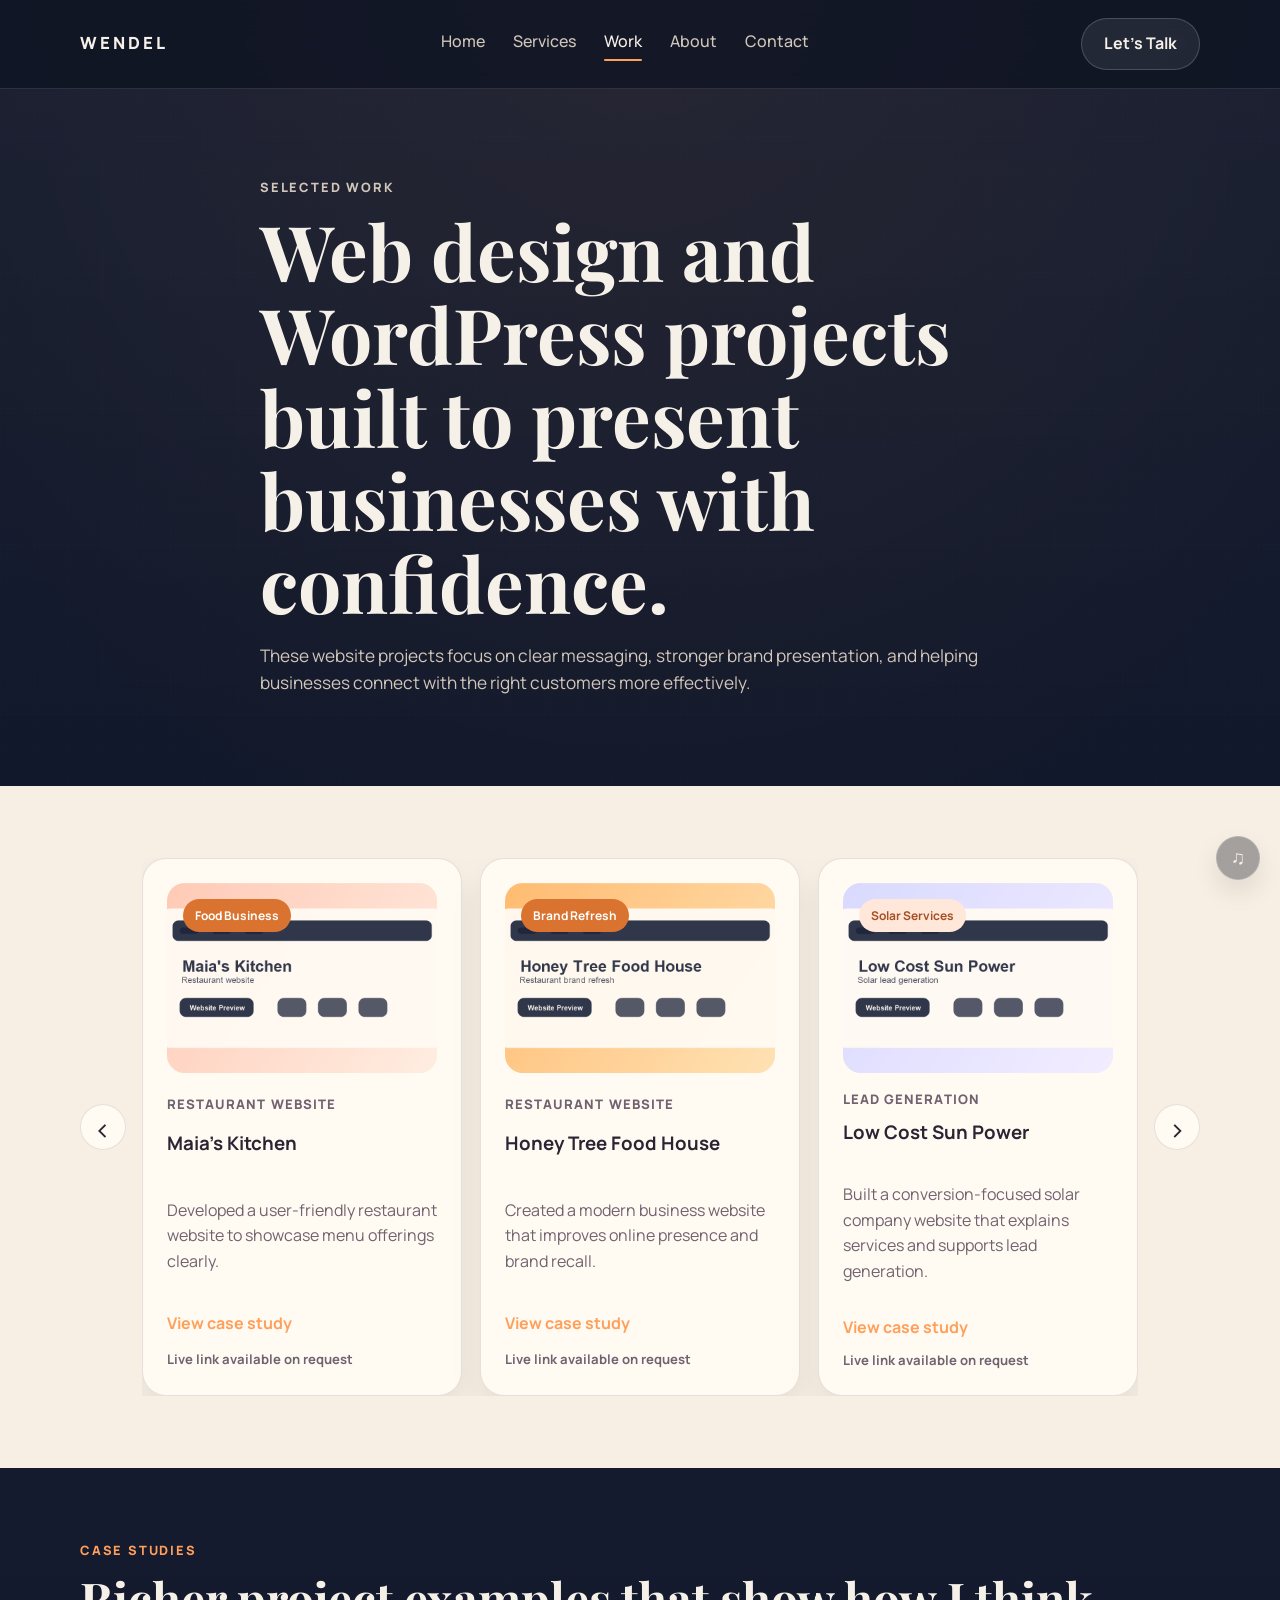
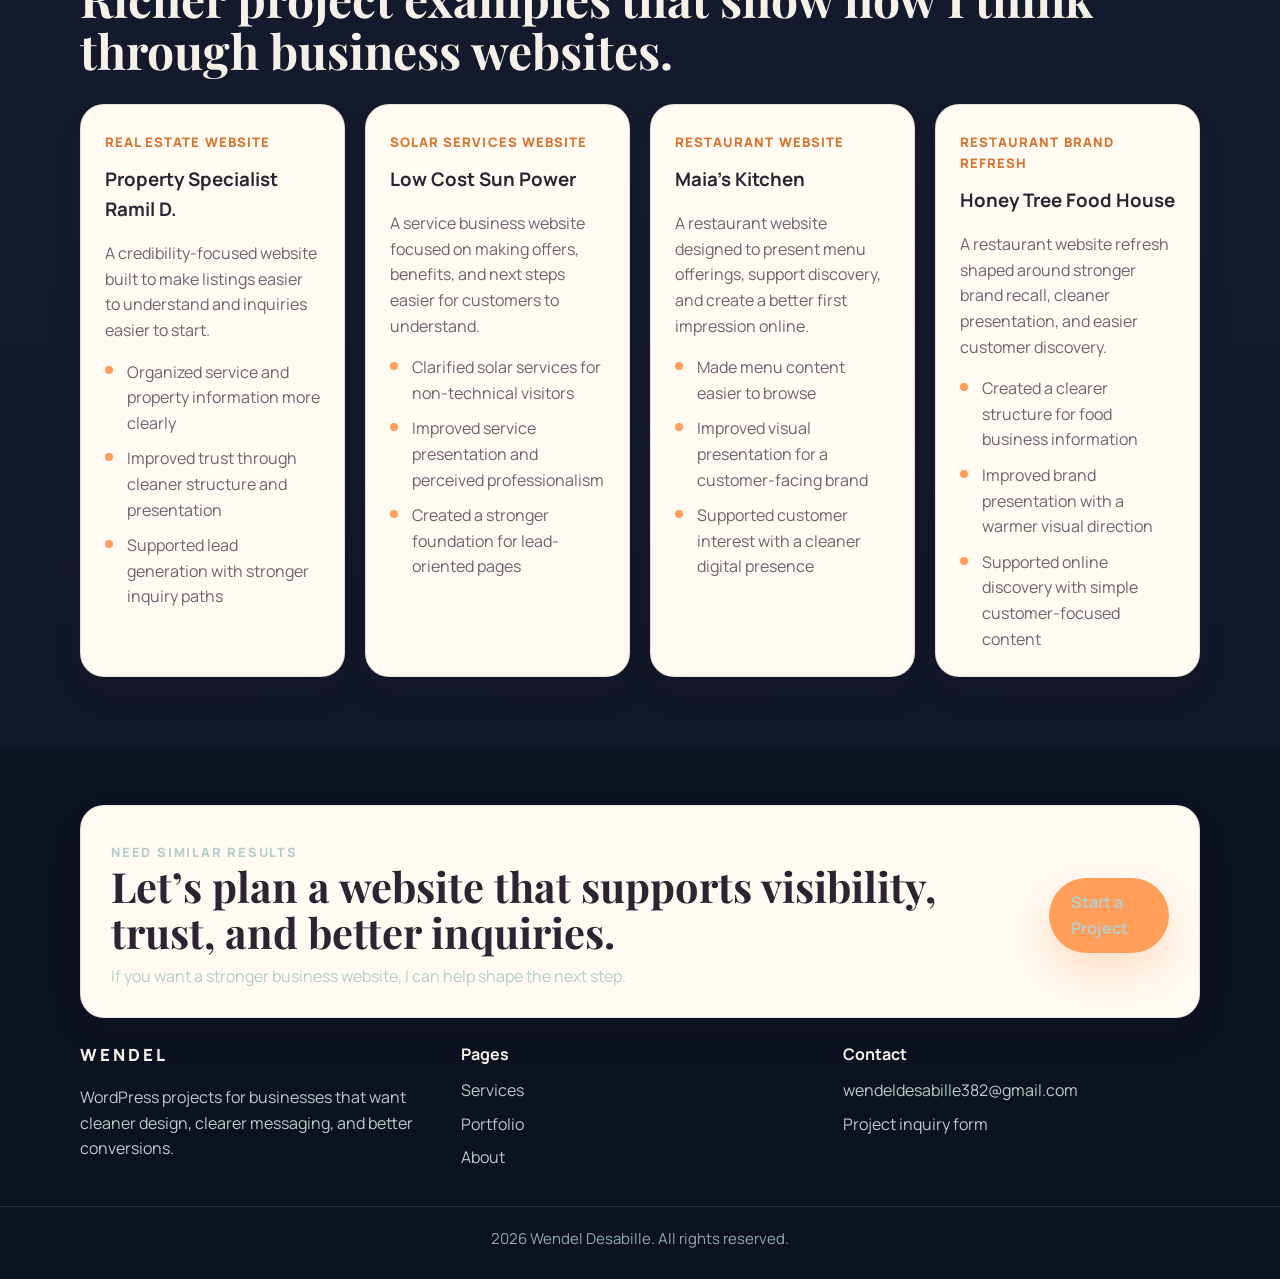
<file: work.html>
<!doctype html>
<html lang="en">
  <head>
    <meta charset="UTF-8" />
    <meta name="viewport" content="width=device-width, initial-scale=1.0" />
    <title>Web Design Portfolio and Projects | Wendel Desabille</title>
    <meta
      name="description"
      content="View web design and WordPress portfolio projects by Wendel Desabille, including websites for real estate, restaurants, and service businesses."
    />
    <meta name="robots" content="index, follow" />
    <meta name="google-site-verification" content="-QStWFon53-ARe8WFGy8BpffU9f-LAZ27k5c2JDCUsM" />
    <meta name="theme-color" content="#1b2238" />
    <link rel="canonical" href="https://portfolio-kierwa.vercel.app/work.html" />
    <meta property="og:type" content="website" />
    <meta property="og:title" content="Web Design Portfolio and Projects | Wendel Desabille" />
    <meta
      property="og:description"
      content="Portfolio projects for real estate, restaurant, and service business websites."
    />
    <meta property="og:url" content="https://portfolio-kierwa.vercel.app/work.html" />
    <meta property="og:image" content="https://portfolio-kierwa.vercel.app/assets/og-image.png" />
    <meta name="twitter:card" content="summary_large_image" />
    <meta name="twitter:title" content="Web Design Portfolio and Projects | Wendel Desabille" />
    <meta
      name="twitter:description"
      content="See sample WordPress and business website projects focused on visibility, trust, and lead generation."
    />
    <meta name="twitter:image" content="https://portfolio-kierwa.vercel.app/assets/og-image.png" />
    <link rel="icon" type="image/png" sizes="32x32" href="assets/favicon-32.png" />
    <link rel="apple-touch-icon" href="assets/icon-192.png" />
    <link rel="manifest" href="site.webmanifest" />
    <link rel="preconnect" href="https://fonts.googleapis.com" />
    <link rel="preconnect" href="https://fonts.gstatic.com" crossorigin />
    <link
      href="https://fonts.googleapis.com/css2?family=Manrope:wght@300;400;500;600;700;800&family=Playfair+Display:wght@600;700&display=swap"
      rel="stylesheet"
    />
    <link rel="stylesheet" href="styles.css" />
  </head>
  <body data-page="work">
    <span class="disco-ball" aria-hidden="true"></span>
    <span class="music-gif-left" aria-hidden="true"></span>
    <span class="disco-ball-right" aria-hidden="true"></span>
    <header class="site-header">
      <div class="container nav">
        <a class="brand" href="index.html">Wendel</a>
        <nav class="nav-links" aria-label="Primary">
          <a href="index.html">Home</a>
          <a href="services.html">Services</a>
          <a href="work.html">Work</a>
          <a href="about.html">About</a>
          <a href="contact.html">Contact</a>
        </nav>
        <a class="button ghost nav-cta" href="contact.html">Let's Talk</a>
        <button class="nav-toggle" type="button" aria-expanded="false" aria-controls="mobileMenu">
          <span class="sr-only">Toggle navigation</span>
          <span></span>
          <span></span>
          <span></span>
        </button>
      </div>
      <div class="mobile-menu" id="mobileMenu">
        <nav class="mobile-nav" aria-label="Mobile">
          <a href="index.html">Home</a>
          <a href="services.html">Services</a>
          <a href="work.html">Work</a>
          <a href="about.html">About</a>
          <a href="contact.html">Contact</a>
        </nav>
      </div>
    </header>

    <main>
      <section class="page-hero dark-section">
        <div class="container narrow">
          <p class="eyebrow">Selected Work</p>
          <h1>Web design and WordPress projects built to present businesses with confidence.</h1>
          <p class="lead">
            These website projects focus on clear messaging, stronger brand presentation, and
            helping businesses connect with the right customers more effectively.
          </p>
        </div>
      </section>

      <section class="preview-section light-section">
        <div class="container">
          <div class="work-slider">
            <button class="slider-btn prev" type="button" aria-label="Previous project">&#8249;</button>
            <div class="work-track" id="workTrack">
              <article class="project-card wide">
                <div class="work-media">
                  <img src="assets/project-maias-kitchen.png" alt="Maia's Kitchen website preview" loading="lazy" />
                  <span class="badge">Food Business</span>
                </div>
                <p class="project-type">Restaurant Website</p>
                <h3>Maia's Kitchen</h3>
                <p>Developed a user-friendly restaurant website to showcase menu offerings clearly.</p>
                <div class="project-actions">
                  <a class="text-link" href="#case-maias-kitchen">View case study</a>
                  <span>Live link available on request</span>
                </div>
              </article>
              <article class="project-card wide">
                <div class="work-media">
                  <img src="assets/project-honey-tree.png" alt="Honey Tree Food House website preview" loading="lazy" />
                  <span class="badge">Brand Refresh</span>
                </div>
                <p class="project-type">Restaurant Website</p>
                <h3>Honey Tree Food House</h3>
                <p>Created a modern business website that improves online presence and brand recall.</p>
                <div class="project-actions">
                  <a class="text-link" href="#case-honey-tree">View case study</a>
                  <span>Live link available on request</span>
                </div>
              </article>
              <article class="project-card wide">
                <div class="work-media">
                  <img src="assets/project-low-cost-sun-power.png" alt="Low Cost Sun Power website preview" loading="lazy" />
                  <span class="badge light">Solar Services</span>
                </div>
                <p class="project-type">Lead Generation</p>
                <h3>Low Cost Sun Power</h3>
                <p>Built a conversion-focused solar company website that explains services and supports lead generation.</p>
                <div class="project-actions">
                  <a class="text-link" href="#case-low-cost-sun-power">View case study</a>
                  <span>Live link available on request</span>
                </div>
              </article>
            </div>
            <button class="slider-btn next" type="button" aria-label="Next project">&#8250;</button>
          </div>
        </div>
      </section>

      <section class="preview-section">
        <div class="container">
          <div class="section-head">
            <div>
              <p class="eyebrow">Case Studies</p>
              <h2>Richer project examples that show how I think through business websites.</h2>
            </div>
          </div>

          <div class="case-study-grid">
            <article class="case-study-card" id="case-ramil-property">
              <span class="mini-label">Real Estate Website</span>
              <h3>Property Specialist Ramil D.</h3>
              <p>A credibility-focused website built to make listings easier to understand and inquiries easier to start.</p>
              <ul class="case-study-points">
                <li>Organized service and property information more clearly</li>
                <li>Improved trust through cleaner structure and presentation</li>
                <li>Supported lead generation with stronger inquiry paths</li>
              </ul>
            </article>
            <article class="case-study-card" id="case-low-cost-sun-power">
              <span class="mini-label">Solar Services Website</span>
              <h3>Low Cost Sun Power</h3>
              <p>A service business website focused on making offers, benefits, and next steps easier for customers to understand.</p>
              <ul class="case-study-points">
                <li>Clarified solar services for non-technical visitors</li>
                <li>Improved service presentation and perceived professionalism</li>
                <li>Created a stronger foundation for lead-oriented pages</li>
              </ul>
            </article>
            <article class="case-study-card" id="case-maias-kitchen">
              <span class="mini-label">Restaurant Website</span>
              <h3>Maia's Kitchen</h3>
              <p>A restaurant website designed to present menu offerings, support discovery, and create a better first impression online.</p>
              <ul class="case-study-points">
                <li>Made menu content easier to browse</li>
                <li>Improved visual presentation for a customer-facing brand</li>
                <li>Supported customer interest with a cleaner digital presence</li>
              </ul>
            </article>
            <article class="case-study-card" id="case-honey-tree">
              <span class="mini-label">Restaurant Brand Refresh</span>
              <h3>Honey Tree Food House</h3>
              <p>A restaurant website refresh shaped around stronger brand recall, cleaner presentation, and easier customer discovery.</p>
              <ul class="case-study-points">
                <li>Created a clearer structure for food business information</li>
                <li>Improved brand presentation with a warmer visual direction</li>
                <li>Supported online discovery with simple customer-focused content</li>
              </ul>
            </article>
          </div>
        </div>
      </section>
    </main>

    <footer class="footer">
      <div class="container footer-cta">
        <div>
          <p class="eyebrow">Need Similar Results</p>
          <h2>Let’s plan a website that supports visibility, trust, and better inquiries.</h2>
          <p>If you want a stronger business website, I can help shape the next step.</p>
        </div>
        <a class="button" href="contact.html">Start a Project</a>
      </div>

      <div class="container footer-grid">
        <div>
          <div class="brand">Wendel</div>
          <p>WordPress projects for businesses that want cleaner design, clearer messaging, and better conversions.</p>
        </div>
        <div>
          <h3>Pages</h3>
          <a href="services.html">Services</a>
          <a href="work.html">Portfolio</a>
          <a href="about.html">About</a>
        </div>
        <div>
          <h3>Contact</h3>
          <a href="mailto:wendeldesabille382@gmail.com">wendeldesabille382@gmail.com</a>
          <a href="contact.html">Project inquiry form</a>
        </div>
      </div>
      <div class="footer-bottom">
        <span id="year"></span> Wendel Desabille. All rights reserved.
      </div>
    </footer>

    <script src="script.js"></script>
  </body>
</html>
</file>
<file: styles.css>
﻿:root {
  --bg: #1b2238;
  --bg-deep: #0f1424;
  --surface: #27304d;
  --surface-soft: rgba(39, 48, 77, 0.76);
  --surface-light: #fffaf2;
  --surface-tint: #f7efe3;
  --text: #f6f1e8;
  --text-dark: #2d2433;
  --muted: #d1c6ba;
  --muted-dark: #716270;
  --accent: #ff9f5a;
  --accent-dark: #d9732f;
  --line: rgba(255, 245, 232, 0.12);
  --line-dark: rgba(45, 36, 51, 0.12);
  --shadow: 0 20px 50px rgba(8, 11, 23, 0.28);
}

* {
  box-sizing: border-box;
}

html {
  scroll-behavior: smooth;
  scroll-padding-top: 96px;
}

body {
  margin: 0;
  font-family: "Manrope", sans-serif;
  line-height: 1.6;
  color: var(--text);
  background:
    radial-gradient(circle at top, rgba(255, 159, 90, 0.18), transparent 30%),
    linear-gradient(180deg, var(--bg) 0%, var(--bg-deep) 100%);
}

body.menu-open {
  overflow: hidden;
}

body::before {
  content: "";
  position: fixed;
  inset: 0;
  pointer-events: none;
  opacity: 0.18;
  background-image:
    linear-gradient(rgba(255, 255, 255, 0.05) 1px, transparent 1px),
    linear-gradient(90deg, rgba(255, 255, 255, 0.05) 1px, transparent 1px);
  background-size: 34px 34px;
}

body::after {
  content: "";
  position: fixed;
  inset: -10%;
  pointer-events: none;
  opacity: 0;
  z-index: 0;
  background:
    radial-gradient(circle at 20% 20%, rgba(255, 0, 102, 0.22), transparent 22%),
    radial-gradient(circle at 80% 25%, rgba(0, 229, 255, 0.2), transparent 24%),
    radial-gradient(circle at 30% 75%, rgba(255, 217, 0, 0.18), transparent 24%),
    radial-gradient(circle at 75% 80%, rgba(120, 255, 0, 0.18), transparent 22%);
  mix-blend-mode: screen;
  transform: scale(1.05);
}

body.music-live::after {
  opacity: 1;
  background:
    radial-gradient(circle at 50% 11%, rgba(79, 255, 205, 0.18), transparent 0 14%, rgba(0, 0, 0, 0) 14% 100%),
    repeating-radial-gradient(
      circle at 50% 11%,
      transparent 0 96px,
      rgba(71, 255, 193, 0.14) 96px 114px,
      transparent 114px 156px,
      rgba(82, 129, 255, 0.13) 156px 174px,
      transparent 174px 224px
    ),
    repeating-conic-gradient(
      from 0deg at 50% 11%,
      rgba(66, 255, 189, 0.26) 0deg 3deg,
      transparent 3deg 8deg,
      rgba(74, 126, 255, 0.24) 8deg 11deg,
      transparent 11deg 16deg
    ),
    radial-gradient(circle at center, rgba(10, 24, 52, 0.12), rgba(10, 24, 52, 0.02) 55%, transparent 70%);
  filter: blur(1px) saturate(1.15);
  animation: discoProjection 1.2s steps(1, end) infinite;
}

body.music-live .disco-ball {
  position: fixed;
  top: 18px;
  left: 50%;
  width: 148px;
  height: 148px;
  border-radius: 50%;
  pointer-events: none;
  z-index: 5;
  background:
    radial-gradient(circle at 32% 28%, rgba(255, 255, 255, 0.98), rgba(255, 255, 255, 0.22) 12%, transparent 13%),
    radial-gradient(circle at center, rgba(255, 255, 255, 0.08) 0 62%, transparent 63%),
    linear-gradient(90deg, rgba(255, 255, 255, 0.22) 0 4%, transparent 4% 12%, rgba(255, 255, 255, 0.14) 12% 16%, transparent 16% 24%, rgba(255, 255, 255, 0.22) 24% 28%, transparent 28% 36%, rgba(255, 255, 255, 0.14) 36% 40%, transparent 40% 48%, rgba(255, 255, 255, 0.22) 48% 52%, transparent 52% 60%, rgba(255, 255, 255, 0.14) 60% 64%, transparent 64% 72%, rgba(255, 255, 255, 0.22) 72% 76%, transparent 76% 84%, rgba(255, 255, 255, 0.14) 84% 88%, transparent 88% 100%),
    linear-gradient(rgba(255, 255, 255, 0.22) 0 4%, transparent 4% 12%, rgba(255, 255, 255, 0.14) 12% 16%, transparent 16% 24%, rgba(255, 255, 255, 0.22) 24% 28%, transparent 28% 36%, rgba(255, 255, 255, 0.14) 36% 40%, transparent 40% 48%, rgba(255, 255, 255, 0.22) 48% 52%, transparent 52% 60%, rgba(255, 255, 255, 0.14) 60% 64%, transparent 64% 72%, rgba(255, 255, 255, 0.22) 72% 76%, transparent 76% 84%, rgba(255, 255, 255, 0.14) 84% 88%, transparent 88% 100%),
    radial-gradient(circle at 35% 30%, rgba(238, 243, 255, 0.98) 0 18%, rgba(181, 191, 216, 0.98) 42%, rgba(101, 112, 145, 0.96) 67%, rgba(34, 40, 63, 0.98) 100%);
  box-shadow:
    0 0 30px rgba(255, 255, 255, 0.16),
    0 18px 40px rgba(0, 0, 0, 0.32);
  animation: discoBallHorizontal 5s ease-in-out infinite, discoBallColor 1.2s steps(1, end) infinite;
  transform: translateX(-50%) rotate(-14deg);
}

body.music-live .disco-ball::before {
  content: "";
  position: absolute;
  left: 50%;
  bottom: 100%;
  width: 3px;
  height: 34px;
  background: linear-gradient(180deg, rgba(255, 255, 255, 0.9), rgba(255, 255, 255, 0.12));
  transform: translateX(-50%);
}

body.music-live .disco-ball::after {
  content: "";
  position: absolute;
  inset: -120px;
  border-radius: 50%;
  background:
    conic-gradient(
      from 0deg,
      rgba(102, 109, 255, 0.18) 0 3%,
      transparent 3% 8%,
      rgba(71, 255, 193, 0.18) 8% 11%,
      transparent 11% 16%,
      rgba(161, 118, 255, 0.18) 16% 19%,
      transparent 19% 24%,
      rgba(71, 255, 193, 0.18) 24% 27%,
      transparent 27% 32%,
      rgba(102, 109, 255, 0.18) 32% 35%,
      transparent 35% 40%,
      rgba(161, 118, 255, 0.18) 40% 43%,
      transparent 43% 48%,
      rgba(71, 255, 193, 0.18) 48% 51%,
      transparent 51% 56%,
      rgba(102, 109, 255, 0.18) 56% 59%,
      transparent 59% 64%,
      rgba(161, 118, 255, 0.18) 64% 67%,
      transparent 67% 72%,
      rgba(71, 255, 193, 0.18) 72% 75%,
      transparent 75% 80%,
      rgba(102, 109, 255, 0.18) 80% 83%,
      transparent 83% 88%,
      rgba(161, 118, 255, 0.18) 88% 91%,
      transparent 91% 100%
    );
  filter: blur(1px);
  opacity: 0.95;
  animation: discoRays 1.2s steps(1, end) infinite;
}

body.music-live .music-gif-left,
body.music-live .disco-ball-right {
  position: fixed;
  top: 96px;
  display: block;
  width: clamp(104px, 14vw, 180px);
  height: clamp(104px, 14vw, 180px);
  border-radius: 24px;
  pointer-events: none;
  z-index: 0;
  background: url("assets/download-optimized.gif") center / cover no-repeat;
  box-shadow:
    0 0 26px rgba(255, 159, 90, 0.22),
    0 18px 40px rgba(0, 0, 0, 0.32);
  opacity: 0.72;
  animation: musicGifFloat 5s ease-in-out infinite;
}

body.music-live .music-gif-left {
  left: 18px;
}

body.music-live .disco-ball-right {
  right: 18px;
  animation-delay: -2.5s;
}

body.music-live .disco-ball-right::before,
body.music-live .disco-ball-right::after {
  content: none;
}

body.music-live .site-header,
body.music-live .music-toggle,
body.music-live .service-card,
body.music-live .project-card,
body.music-live .info-card,
body.music-live .stat-card,
body.music-live .quote-card,
body.music-live .timeline-card,
body.music-live .banner-card,
body.music-live .service-detail-card,
body.music-live .case-study-card,
body.music-live .faq-item,
body.music-live .contact-form,
body.music-live .contact-card,
body.music-live .footer-cta {
  animation: discoGlowStep 1s steps(1, end) infinite;
}

body.music-live .hero h1,
body.music-live .page-hero h1,
body.music-live .section-head h2,
body.music-live .feature-split h2,
body.music-live .contact-card h2 {
  animation: discoTextStep 1s steps(1, end) infinite;
}

img {
  max-width: 100%;
  display: block;
}

a {
  color: inherit;
  text-decoration: none;
}

button {
  font: inherit;
}

input,
textarea {
  font: inherit;
}

.container {
  width: min(1120px, calc(100vw - 40px));
  margin: 0 auto;
  position: relative;
  z-index: 1;
}

.narrow {
  width: min(760px, 100%);
}

.site-header {
  position: sticky;
  top: 0;
  z-index: 20;
  border-bottom: 1px solid var(--line);
  background: rgba(15, 20, 36, 0.9);
  backdrop-filter: blur(16px);
}

.nav {
  display: flex;
  align-items: center;
  justify-content: space-between;
  gap: 20px;
  padding: 18px 0;
}

.sr-only {
  position: absolute;
  width: 1px;
  height: 1px;
  padding: 0;
  margin: -1px;
  overflow: hidden;
  clip: rect(0, 0, 0, 0);
  white-space: nowrap;
  border: 0;
}

.brand {
  font-weight: 800;
  font-size: 1.05rem;
  letter-spacing: 0.18em;
  text-transform: uppercase;
}

.nav-links {
  display: flex;
  align-items: center;
  gap: 28px;
  color: var(--muted);
  font-weight: 500;
}

.nav-links a {
  position: relative;
  padding-bottom: 4px;
}

.nav-links a.is-active,
.nav-links a:hover {
  color: var(--text);
}

.nav-links a.is-active::after {
  content: "";
  position: absolute;
  left: 0;
  right: 0;
  bottom: -2px;
  height: 2px;
  border-radius: 999px;
  background: var(--accent);
}

.nav-toggle {
  display: none;
  width: 46px;
  height: 46px;
  padding: 0;
  border: 1px solid rgba(255, 255, 255, 0.18);
  border-radius: 14px;
  background: rgba(255, 255, 255, 0.06);
  color: var(--text);
  align-items: center;
  justify-content: center;
  flex-direction: column;
  gap: 5px;
  cursor: pointer;
}

.nav-toggle span:not(.sr-only) {
  width: 18px;
  height: 2px;
  border-radius: 999px;
  background: currentColor;
  transition: transform 0.2s ease, opacity 0.2s ease;
}

.nav-toggle[aria-expanded="true"] span:nth-child(2) {
  transform: translateY(7px) rotate(45deg);
}

.nav-toggle[aria-expanded="true"] span:nth-child(3) {
  opacity: 0;
}

.nav-toggle[aria-expanded="true"] span:nth-child(4) {
  transform: translateY(-7px) rotate(-45deg);
}

.mobile-menu {
  display: none;
  border-top: 1px solid var(--line);
  background: rgba(15, 20, 36, 0.96);
}

.mobile-menu.is-open {
  display: block;
}

.music-player {
  position: fixed;
  width: 1px;
  height: 1px;
  overflow: hidden;
  opacity: 0;
  pointer-events: none;
}

.music-toggle {
  position: fixed;
  right: 20px;
  bottom: 20px;
  z-index: 30;
  display: grid;
  place-items: center;
  width: 44px;
  height: 44px;
  padding: 0;
  border: 1px solid rgba(255, 255, 255, 0.18);
  border-radius: 999px;
  background: rgba(15, 20, 36, 0.58);
  color: var(--text);
  box-shadow: 0 12px 28px rgba(8, 11, 23, 0.16);
  backdrop-filter: blur(10px);
  cursor: pointer;
  font-size: 1.2rem;
  line-height: 1;
  opacity: 0.62;
}

.music-toggle::before {
  content: "\266B";
}

.music-toggle.is-on::before {
  content: "\266A";
}

.music-toggle:hover,
.music-toggle:focus-visible,
.music-toggle.is-on {
  opacity: 1;
  background: rgba(15, 20, 36, 0.82);
}

.music-toggle.is-on {
  color: var(--accent);
}

.mobile-nav {
  width: min(1120px, calc(100vw - 40px));
  margin: 0 auto;
  padding: 18px 0 24px;
  display: grid;
  gap: 12px;
}

.mobile-nav a {
  padding: 12px 0;
  color: var(--muted);
  border-bottom: 1px solid rgba(255, 255, 255, 0.08);
}

.mobile-nav a:last-child {
  border-bottom: 0;
}

.mobile-nav a.is-active {
  color: var(--text);
}

.button,
.text-link {
  transition: transform 0.2s ease, opacity 0.2s ease, background 0.2s ease;
}

.button {
  display: inline-flex;
  align-items: center;
  justify-content: center;
  min-height: 48px;
  padding: 12px 22px;
  border: 0;
  border-radius: 999px;
  background: var(--accent);
  color: #2d1b10;
  font-weight: 700;
  box-shadow: 0 18px 36px rgba(255, 159, 90, 0.28);
}

.button:hover,
.text-link:hover,
.slider-btn:hover {
  transform: translateY(-2px);
}

.button.ghost {
  background: rgba(255, 255, 255, 0.08);
  color: var(--text);
  border: 1px solid rgba(255, 255, 255, 0.18);
  box-shadow: none;
}

.text-link {
  font-weight: 700;
  color: var(--accent);
}

.text-link.light {
  color: #ffd2b1;
}

.eyebrow {
  margin: 0 0 12px;
  color: var(--accent);
  font-weight: 800;
  letter-spacing: 0.14em;
  text-transform: uppercase;
  font-size: 0.8rem;
}

.hero,
.page-hero {
  padding: 88px 0 72px;
}

.hero-grid,
.feature-split,
.about-grid,
.contact-panel {
  display: grid;
  grid-template-columns: repeat(2, minmax(0, 1fr));
  gap: 42px;
  align-items: center;
}

.hero h1,
.page-hero h1,
.section-head h2,
.feature-split h2,
.contact-card h2 {
  margin: 0;
  font-family: "Playfair Display", serif;
  line-height: 1.08;
}

.hero h1,
.page-hero h1 {
  font-size: clamp(2.8rem, 6vw, 4.8rem);
}

.section-head h2,
.feature-split h2,
.contact-card h2 {
  font-size: clamp(2rem, 4vw, 3rem);
}

.lead,
.section-copy,
.hero-copy p,
.page-hero p,
.info-card p,
.service-card p,
.project-card p,
.stat-card p,
.contact-card p {
  color: var(--muted);
}

.lead {
  margin-top: 18px;
  font-size: 1.08rem;
}

.hero-actions {
  display: flex;
  flex-wrap: wrap;
  align-items: center;
  gap: 16px;
  margin-top: 28px;
}

.hero-visual {
  position: relative;
  min-height: 460px;
  display: grid;
  place-items: center;
}

.hero-photo,
.portrait-panel {
  overflow: hidden;
  border-radius: 28px;
  box-shadow: var(--shadow);
  background: rgba(255, 250, 242, 0.08);
  border: 1px solid rgba(255, 255, 255, 0.12);
  position: relative;
}

.hero-photo {
  width: min(360px, 100%);
  aspect-ratio: 4 / 5;
}

.hero-photo img,
.portrait-panel img {
  width: 100%;
  height: 100%;
  object-fit: cover;
}

.floating-card {
  position: absolute;
  width: min(240px, 72%);
  padding: 16px 18px;
  border-radius: 18px;
  background: rgba(21, 27, 46, 0.92);
  border: 1px solid rgba(255, 255, 255, 0.16);
  backdrop-filter: blur(10px);
  box-shadow: var(--shadow);
}

.floating-card.top {
  top: 8%;
  right: 0;
}

.floating-card.bottom {
  left: 0;
  bottom: 4%;
}

.metric-label {
  display: block;
  color: var(--muted);
  font-size: 0.82rem;
  margin-bottom: 6px;
}

.floating-card strong {
  font-size: 1rem;
}

.statement,
.preview-section {
  padding: 72px 0;
}

.statement h2 {
  margin: 0;
  text-align: center;
  font-family: "Playfair Display", serif;
  font-size: clamp(1.8rem, 4vw, 3rem);
  color: var(--text-dark);
}

.light-section {
  background: var(--surface-tint);
  color: var(--text-dark);
}

.light-section .eyebrow {
  color: var(--accent-dark);
}

.light-section .lead,
.light-section .section-copy,
.light-section .service-card p,
.light-section .project-card p,
.light-section .info-card p,
.light-section .contact-card p {
  color: var(--muted-dark);
}

.dark-section {
  background:
    linear-gradient(180deg, rgba(255, 255, 255, 0.02), rgba(255, 255, 255, 0)),
    rgba(16, 21, 39, 0.62);
}

.section-head {
  display: flex;
  align-items: end;
  justify-content: space-between;
  gap: 24px;
  margin-bottom: 28px;
}

.card-grid,
.project-grid,
.stats-grid {
  display: grid;
  gap: 20px;
}

.card-grid {
  grid-template-columns: repeat(auto-fit, minmax(220px, 1fr));
}

.project-grid.compact {
  grid-template-columns: repeat(auto-fit, minmax(250px, 1fr));
}

.timeline-grid {
  display: grid;
  grid-template-columns: repeat(auto-fit, minmax(220px, 1fr));
  gap: 20px;
}

.service-card,
.project-card,
.info-card,
.stat-card,
.contact-card,
.quote-card,
.timeline-card,
.banner-card {
  border-radius: 24px;
  border: 1px solid var(--line);
  background: var(--surface-soft);
  box-shadow: var(--shadow);
}

.service-card,
.project-card,
.info-card,
.stat-card,
.quote-card,
.timeline-card {
  padding: 24px;
}

.light-section .service-card,
.light-section .project-card,
.light-section .quote-card,
.light-section .timeline-card,
.info-card.light,
.contact-card,
.light-card {
  border-color: var(--line-dark);
  background: var(--surface-light);
  box-shadow: 0 16px 32px rgba(37, 28, 43, 0.08);
  color: var(--text-dark);
}

.service-card h3,
.project-card h3,
.info-card h3,
.stat-card strong {
  margin: 0 0 10px;
}

.service-card h3,
.project-card h3,
.info-card h3,
.stat-card strong,
.contact-card h2 {
  color: var(--text);
}

.light-section .service-card h3,
.light-section .project-card h3,
.light-section .quote-card strong,
.light-section .timeline-card h3,
.info-card.light h3,
.light-card strong,
.light-card h3,
.contact-card h2 {
  color: var(--text-dark);
}

.light-section .service-card p,
.light-section .project-card p,
.light-section .quote-card p,
.light-section .timeline-card p,
.info-card.light p,
.contact-card p,
.light-card p {
  color: var(--muted-dark);
}

.light-section .quote-card span,
.light-section .timeline-card span,
.light-section .stat-card span,
.light-card span,
.contact-card .eyebrow {
  color: var(--accent-dark);
}

.icon {
  display: inline-grid;
  place-items: center;
  width: 42px;
  height: 42px;
  margin-bottom: 16px;
  border-radius: 14px;
  background: rgba(255, 159, 90, 0.18);
  color: var(--accent);
  font-weight: 800;
  font-size: 0.8rem;
}

.light-section .icon {
  background: #ffe8d7;
  color: var(--accent-dark);
}

.feature-split {
  align-items: start;
}

.stacked-cards {
  display: grid;
  gap: 16px;
}

.project-card {
  display: grid;
  gap: 8px;
}

.project-card.wide {
  min-width: 290px;
}

.project-actions {
  display: flex;
  flex-wrap: wrap;
  align-items: center;
  gap: 10px 14px;
  margin-top: 6px;
}

.project-actions span {
  color: var(--muted-dark);
  font-size: 0.82rem;
  font-weight: 700;
}

.project-type {
  margin: 0;
  color: var(--accent);
  font-size: 0.82rem;
  font-weight: 800;
  letter-spacing: 0.08em;
  text-transform: uppercase;
}

.light-section .project-type {
  color: var(--accent-dark);
}

.work-slider {
  display: grid;
  grid-template-columns: auto 1fr auto;
  gap: 16px;
  align-items: center;
}

.work-track {
  display: grid;
  grid-auto-flow: column;
  grid-auto-columns: minmax(290px, 1fr);
  gap: 18px;
  overflow: hidden;
  scroll-behavior: smooth;
}

.slider-btn {
  width: 46px;
  height: 46px;
  border: 1px solid var(--line-dark);
  border-radius: 999px;
  background: var(--surface-light);
  color: var(--text-dark);
  font-size: 1.8rem;
  cursor: pointer;
}

.work-media {
  position: relative;
  height: 190px;
  border-radius: 18px;
  overflow: hidden;
  margin-bottom: 8px;
  background: #f5efe8;
}

.work-media img {
  width: 100%;
  height: 100%;
  object-fit: cover;
}

.badge {
  position: absolute;
  top: 16px;
  left: 16px;
  padding: 7px 12px;
  border-radius: 999px;
  background: #d9732f;
  color: #fff;
  font-size: 0.75rem;
  font-weight: 700;
}

.badge.light {
  background: #ffe7da;
  color: #a55023;
}

.portrait-panel {
  min-height: 460px;
}

.stats-grid {
  grid-template-columns: repeat(auto-fit, minmax(220px, 1fr));
}

.service-detail-grid,
.case-study-grid,
.faq-grid {
  display: grid;
  grid-template-columns: repeat(auto-fit, minmax(260px, 1fr));
  gap: 20px;
}

.stat-card span {
  display: block;
  margin-bottom: 10px;
  color: var(--muted);
  font-size: 0.82rem;
  font-weight: 800;
  letter-spacing: 0.08em;
  text-transform: uppercase;
}

.stat-card strong {
  display: block;
  font-size: 1.45rem;
}

.contact-panel {
  align-items: stretch;
}

.contact-card {
  padding: 32px;
}

.service-detail-card,
.case-study-card,
.faq-item,
.contact-form,
.footer-cta {
  border-radius: 24px;
  border: 1px solid var(--line-dark);
  background: var(--surface-light);
  box-shadow: 0 16px 32px rgba(37, 28, 43, 0.08);
  color: var(--text-dark);
}

.service-detail-card,
.case-study-card,
.faq-item,
.contact-form {
  padding: 24px;
}

.service-detail-card h3,
.case-study-card h3,
.faq-item h3,
.contact-form h2,
.contact-form h3 {
  margin: 0 0 12px;
  color: var(--text-dark);
}

.service-detail-card p,
.case-study-card p,
.faq-item p,
.contact-form p,
.contact-form li {
  color: var(--muted-dark);
}

.check-list,
.detail-list,
.case-study-points {
  margin: 16px 0 0;
  padding: 0;
  list-style: none;
  display: grid;
  gap: 10px;
}

.check-list li,
.detail-list li,
.case-study-points li {
  position: relative;
  padding-left: 22px;
  color: var(--muted-dark);
}

.check-list li::before,
.detail-list li::before,
.case-study-points li::before {
  content: "";
  position: absolute;
  left: 0;
  top: 0.68em;
  width: 8px;
  height: 8px;
  border-radius: 50%;
  background: var(--accent);
  transform: translateY(-50%);
}

.mini-label {
  display: inline-flex;
  margin-bottom: 12px;
  color: var(--accent-dark);
  font-size: 0.82rem;
  font-weight: 800;
  letter-spacing: 0.08em;
  text-transform: uppercase;
}

.quote-card {
  display: grid;
  gap: 10px;
}

.quote-card p {
  margin: 0;
  color: var(--muted);
}

.quote-card strong,
.timeline-card h3,
.banner-card h2 {
  color: var(--text);
}

.quote-card span,
.timeline-card span {
  color: var(--accent);
  font-size: 0.82rem;
  font-weight: 800;
  letter-spacing: 0.08em;
  text-transform: uppercase;
}

.timeline-card {
  display: grid;
  gap: 10px;
}

.timeline-card p {
  margin: 0;
  color: var(--muted);
}

.banner-card {
  display: flex;
  align-items: center;
  justify-content: space-between;
  gap: 24px;
  padding: 30px 32px;
}

.banner-card h2 {
  margin: 0;
  font-size: clamp(1.8rem, 4vw, 2.8rem);
}

.contact-card h2 {
  overflow-wrap: anywhere;
  word-break: break-word;
  font-size: clamp(1.6rem, 4vw, 2.5rem);
  line-height: 1.15;
}

.contact-details {
  display: grid;
  gap: 16px;
}

.contact-layout {
  display: grid;
  grid-template-columns: 1.15fr 0.85fr;
  gap: 24px;
  align-items: start;
}

.contact-form .section-copy {
  color: var(--muted-dark);
}

.form-grid {
  display: grid;
  gap: 16px;
  margin-top: 22px;
}

.field {
  display: grid;
  gap: 8px;
}

.field label {
  color: var(--text-dark);
  font-weight: 700;
}

.field input,
.field textarea {
  width: 100%;
  padding: 14px 16px;
  border-radius: 16px;
  border: 1px solid var(--line-dark);
  background: #fff;
  color: var(--text-dark);
}

.field textarea {
  resize: vertical;
  min-height: 140px;
}

.field input:focus,
.field textarea:focus {
  outline: 2px solid rgba(217, 115, 47, 0.25);
  border-color: var(--accent-dark);
}

.micro-copy,
.form-status {
  margin: 14px 0 0;
  color: var(--muted-dark);
  font-size: 0.95rem;
}

.contact-sidebar {
  display: grid;
  gap: 16px;
}

.contact-actions {
  display: flex;
  flex-wrap: wrap;
  gap: 12px;
  margin-top: 18px;
}

.footer-cta {
  display: flex;
  align-items: center;
  justify-content: space-between;
  gap: 24px;
  padding: 28px 30px;
  margin-bottom: 24px;
}

.footer-cta h2 {
  margin: 0;
  font-family: "Playfair Display", serif;
  font-size: clamp(1.8rem, 4vw, 2.6rem);
  line-height: 1.12;
}

.footer-cta p {
  color: var(--muted-dark);
  margin: 8px 0 0;
}

.footer {
  padding: 56px 0 28px;
  background: #0d1220;
}

.footer-grid {
  display: grid;
  grid-template-columns: repeat(auto-fit, minmax(220px, 1fr));
  gap: 24px;
}

.footer h3 {
  margin: 0 0 10px;
  font-size: 1rem;
}

.footer p,
.footer a {
  color: #b6cdca;
}

.footer a {
  display: block;
  margin-top: 8px;
}

.footer-bottom {
  margin-top: 28px;
  padding-top: 20px;
  border-top: 1px solid var(--line);
  text-align: center;
  color: #8eabaa;
  font-size: 0.94rem;
}

@media (max-width: 900px) {
  .nav-links,
  .nav-cta {
    display: none;
  }

  .nav-toggle {
    display: inline-flex;
  }

  .hero,
  .page-hero,
  .statement,
  .preview-section {
    padding: 64px 0;
  }

  .hero-grid,
  .feature-split,
  .about-grid,
  .contact-panel,
  .work-slider,
  .contact-layout {
    grid-template-columns: 1fr;
  }

  .hero-visual,
  .portrait-panel {
    min-height: auto;
  }

  .floating-card {
    position: relative;
    width: 100%;
  }

  .section-head {
    flex-direction: column;
    align-items: start;
  }

  .slider-btn {
    display: none;
  }

  .work-track {
    overflow-x: auto;
    scroll-snap-type: x mandatory;
    padding-bottom: 8px;
  }

  .project-card.wide {
    scroll-snap-align: start;
  }

  .banner-card {
    flex-direction: column;
    align-items: flex-start;
  }

  .footer-cta {
    flex-direction: column;
    align-items: flex-start;
  }
}

@media (max-width: 600px) {
  .container {
    width: min(1120px, calc(100vw - 24px));
  }

  .nav {
    padding: 14px 0;
  }

  .button,
  .button.ghost {
    width: 100%;
  }

  .hero-actions {
    align-items: stretch;
  }

  .mobile-nav {
    width: min(1120px, calc(100vw - 24px));
  }

  .music-toggle {
    right: 12px;
    bottom: 12px;
    width: 40px;
    height: 40px;
  }

  body.music-live .disco-ball {
    top: 32px;
    left: 50%;
    width: 104px;
    height: 104px;
  }

  body.music-live .music-gif-left,
  body.music-live .disco-ball-right {
    top: 86px;
    width: 82px;
    height: 82px;
  }

  body.music-live .music-gif-left {
    left: 8px;
  }

  body.music-live .disco-ball-right {
    right: 8px;
    display: block;
  }
}

@media (prefers-reduced-motion: reduce) {
  html {
    scroll-behavior: auto;
  }

  .button,
  .text-link,
  .slider-btn,
  .work-track {
    transition: none;
    scroll-behavior: auto;
  }

  body.music-live::after,
  body.music-live .site-header,
  body.music-live .music-toggle,
  body.music-live .service-card,
  body.music-live .project-card,
  body.music-live .info-card,
  body.music-live .stat-card,
  body.music-live .quote-card,
  body.music-live .timeline-card,
  body.music-live .banner-card,
  body.music-live .service-detail-card,
  body.music-live .case-study-card,
  body.music-live .faq-item,
  body.music-live .contact-form,
  body.music-live .contact-card,
  body.music-live .footer-cta,
  body.music-live .hero h1,
  body.music-live .page-hero h1,
  body.music-live .section-head h2,
  body.music-live .feature-split h2,
  body.music-live .contact-card h2 {
    animation: none;
  }
}

@keyframes discoProjection {
  0% {
    transform: scale(1.03) rotate(0deg);
    opacity: 1;
    filter: blur(1px) saturate(1.1);
  }
  25% {
    transform: scale(1.04) rotate(2deg);
    opacity: 0.95;
    filter: blur(1px) saturate(1.2);
  }
  50% {
    transform: scale(1.03) rotate(-2deg);
    opacity: 0.98;
    filter: blur(1.2px) saturate(1.28);
  }
  75% {
    transform: scale(1.05) rotate(1deg);
    opacity: 0.94;
    filter: blur(1px) saturate(1.18);
  }
  100% {
    transform: scale(1.03) rotate(0deg);
    opacity: 1;
    filter: blur(1px) saturate(1.1);
  }
}

@keyframes discoGlowStep {
  0% {
    box-shadow: 0 0 24px rgba(255, 0, 128, 0.24), 0 16px 32px rgba(37, 28, 43, 0.18);
    border-color: rgba(255, 110, 199, 0.5);
  }
  25% {
    box-shadow: 0 0 24px rgba(0, 229, 255, 0.24), 0 16px 32px rgba(37, 28, 43, 0.18);
    border-color: rgba(0, 229, 255, 0.5);
  }
  50% {
    box-shadow: 0 0 24px rgba(255, 217, 0, 0.24), 0 16px 32px rgba(37, 28, 43, 0.18);
    border-color: rgba(255, 217, 0, 0.5);
  }
  75% {
    box-shadow: 0 0 24px rgba(98, 255, 0, 0.24), 0 16px 32px rgba(37, 28, 43, 0.18);
    border-color: rgba(98, 255, 0, 0.5);
  }
  100% {
    box-shadow: 0 0 24px rgba(179, 0, 255, 0.24), 0 16px 32px rgba(37, 28, 43, 0.18);
    border-color: rgba(179, 0, 255, 0.5);
  }
}

@keyframes discoTextStep {
  0% {
    text-shadow: 0 0 18px rgba(255, 0, 128, 0.42);
  }
  25% {
    text-shadow: 0 0 18px rgba(0, 229, 255, 0.42);
  }
  50% {
    text-shadow: 0 0 18px rgba(255, 217, 0, 0.42);
  }
  75% {
    text-shadow: 0 0 18px rgba(98, 255, 0, 0.42);
  }
  100% {
    text-shadow: 0 0 18px rgba(179, 0, 255, 0.42);
  }
}

@keyframes discoBallColor {
  0% {
    filter: hue-rotate(0deg) saturate(1);
  }
  25% {
    filter: hue-rotate(75deg) saturate(1.2);
  }
  50% {
    filter: hue-rotate(150deg) saturate(1.35);
  }
  75% {
    filter: hue-rotate(220deg) saturate(1.2);
  }
  100% {
    filter: hue-rotate(300deg) saturate(1.1);
  }
}

@keyframes discoRays {
  0% {
    transform: rotate(0deg) scaleY(1.18);
    opacity: 0.82;
  }
  25% {
    transform: rotate(8deg) scaleY(1.12);
    opacity: 0.92;
  }
  50% {
    transform: rotate(16deg) scaleY(1.2);
    opacity: 0.84;
  }
  75% {
    transform: rotate(24deg) scaleY(1.12);
    opacity: 0.94;
  }
  100% {
    transform: rotate(32deg) scaleY(1.18);
    opacity: 0.8;
  }
}

@keyframes discoBallHorizontal {
  0% {
    transform: translateX(-50%) rotate(-18deg);
  }
  50% {
    transform: translateX(-50%) rotate(18deg);
  }
  100% {
    transform: translateX(-50%) rotate(-18deg);
  }
}

@keyframes musicGifFloat {
  0% {
    transform: translateY(0) scale(1);
  }
  50% {
    transform: translateY(14px) scale(1.03);
  }
  100% {
    transform: translateY(0) scale(1);
  }
}
</file>
